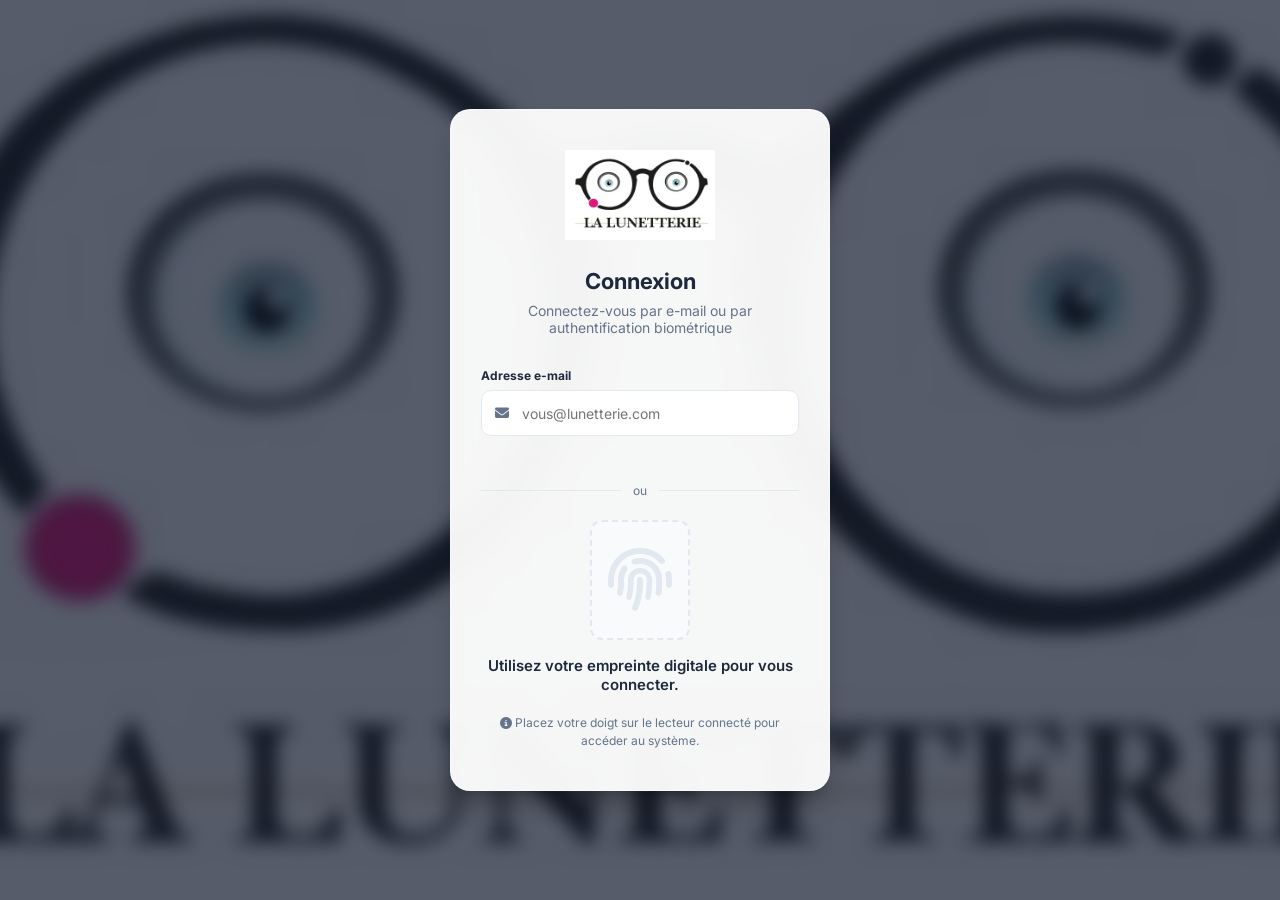
<file: index.html>
<!DOCTYPE html>
<html lang="fr">
<head>
    <meta charset="UTF-8" />
    <script src="auth-guard.js"></script>
    <script>redirectIfAuthenticated();</script>
    <meta name="viewport" content="width=device-width, initial-scale=1.0" />
    <title>Connexion - La Lunetterie</title>
    <!-- Font Awesome 6 Pro (simulé avec Free) -->
    <link rel="stylesheet" href="https://cdnjs.cloudflare.com/ajax/libs/font-awesome/6.5.1/css/all.min.css" />
    <!-- Google Fonts -->
    <link href="https://fonts.googleapis.com/css2?family=Inter:wght@300;400;500;600;700&display=swap" rel="stylesheet" />
    <!-- CSS de la page de connexion -->
    <link rel="stylesheet" href="login.css" />
</head>
<body>

    <!-- ARRIÈRE-PLAN AVEC FLOU (logo.jpeg) -->
    <div class="bg-wrapper">
        <div class="bg-image" id="bgImage"></div>
        <div class="bg-overlay"></div>
    </div>
    

    <!-- CONTENEUR PRINCIPAL -->
    <div class="login-container">
        <div class="login-card" id="loginCard">
            <!-- LOGO -->
            <img src="logo.jpeg" alt="La Lunetterie" class="login-logo" />
            
            <h2>Connexion</h2>
            <p class="subtitle">Connectez-vous par e-mail ou par authentification biométrique</p>

            <!-- CONNEXION PAR E-MAIL : le mot de passe apparaît dès que
                 l'adresse est reconnue, sans étape ou bouton intermédiaire. -->
            <form class="email-login-form" id="emailLoginForm" novalidate>
                <label class="field-label" for="loginEmail">Adresse e-mail</label>
                <div class="input-wrap">
                    <i class="fas fa-envelope" aria-hidden="true"></i>
                    <input id="loginEmail" name="email" type="email" inputmode="email" autocomplete="email" placeholder="vous@lunetterie.com" required />
                </div>
                <p class="email-feedback" id="emailFeedback" aria-live="polite"></p>

                <div class="password-step" id="passwordStep" hidden>
                    <label class="field-label" for="loginPassword" id="loginPasswordLabel">Mot de passe</label>
                    <div class="input-wrap has-toggle">
                        <i class="fas fa-lock" aria-hidden="true"></i>
                        <input id="loginPassword" name="password" type="password" autocomplete="current-password" placeholder="Saisissez votre mot de passe" required />
                        <button type="button" class="toggle-password" id="toggleLoginPassword" tabindex="-1" aria-label="Afficher le mot de passe">
                            <i class="fas fa-eye" aria-hidden="true"></i>
                        </button>
                    </div>

                    <div class="input-wrap has-toggle" id="confirmPasswordWrap" hidden>
                        <i class="fas fa-lock" aria-hidden="true"></i>
                        <input id="confirmPassword" name="confirmPassword" type="password" autocomplete="new-password" placeholder="Confirmez votre mot de passe" />
                        <button type="button" class="toggle-password" id="toggleConfirmPassword" tabindex="-1" aria-label="Afficher le mot de passe">
                            <i class="fas fa-eye" aria-hidden="true"></i>
                        </button>
                    </div>

                    <button class="email-login-btn" id="emailLoginBtn" type="submit">
                        <i class="fas fa-right-to-bracket" aria-hidden="true"></i>
                        <span id="emailLoginBtnText">Se connecter</span>
                    </button>
                </div>
            </form>

            <div class="login-separator" aria-hidden="true"><span>ou</span></div>

            <!-- ZONE DE SCAN -->
            <div class="scanner-wrapper">
                <div class="scanner-box" id="scannerBox">
                    <i class="fas fa-fingerprint scanner-icon" id="scannerIcon"></i>
                    <div class="scanner-line" id="scannerLine"></div>
                </div>
            </div>

            <!-- MESSAGES DE STATUT -->
            <div class="status-message" id="statusMessage">
                Utilisez votre empreinte digitale pour vous connecter.
            </div>
            
            <p class="help-text">
                <i class="fas fa-info-circle"></i> Placez votre doigt sur le lecteur connecté pour accéder au système.
            </p>
        </div>
    </div>

    
    <script src="ui-slider.js"></script>
    <script src="login.js"></script>
</body>
</html>
</file>
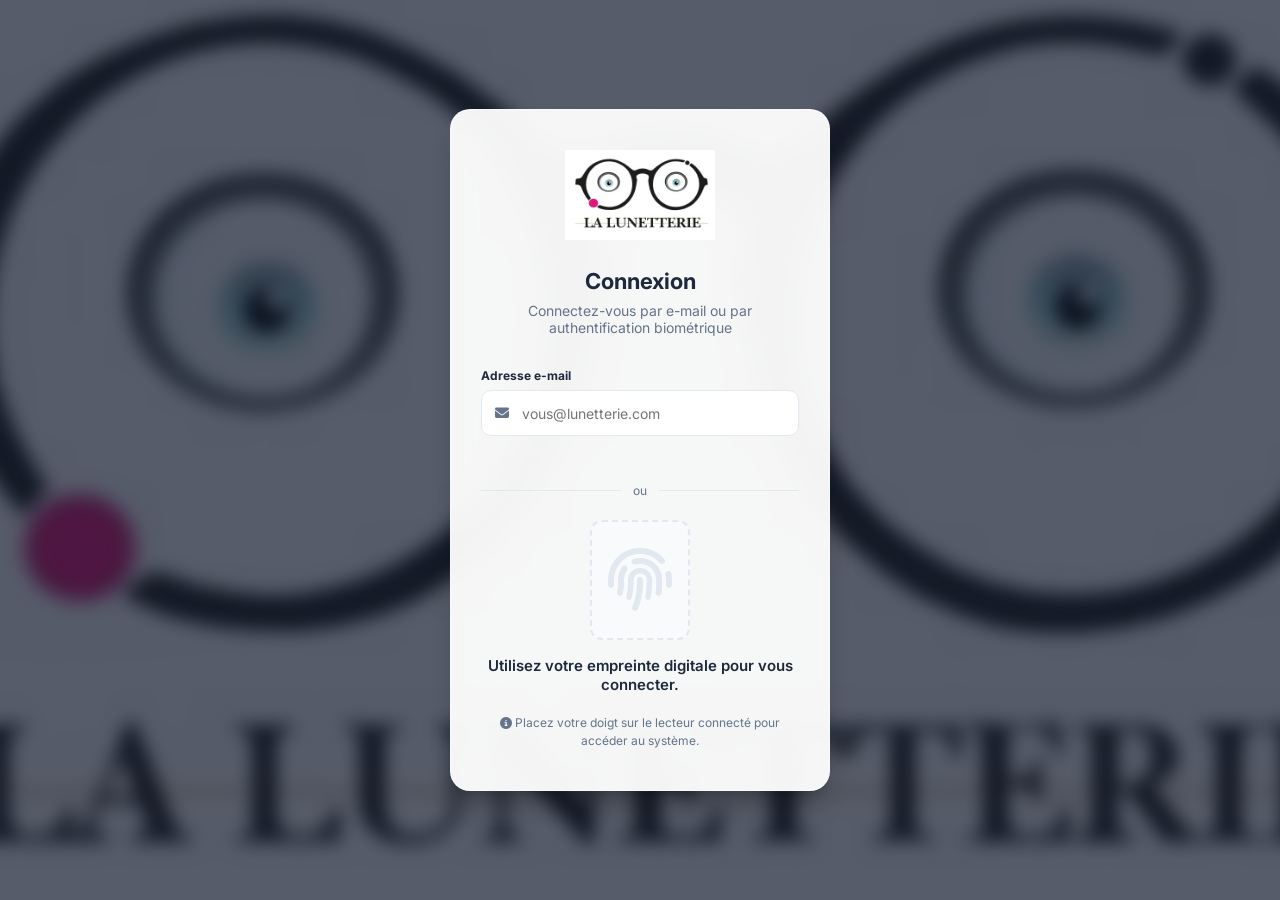
<file: historique.html>
<!DOCTYPE html>
<html lang="fr">
<head>
    <meta charset="UTF-8" />
    <script src="auth-guard.js"></script>
    <script>protectPage(['SUPER_ADMIN', 'ADMIN']);</script>
    <meta name="viewport" content="width=device-width, initial-scale=1.0" />
    <title>Historique des mouvements - La Lunetterie</title>
    <link href="https://fonts.googleapis.com/css2?family=Inter:wght@300;400;500;600;700;800;900&display=swap" rel="stylesheet" />
    <link rel="stylesheet" href="admin.css" />
    <link rel="stylesheet" href="mobile-shell.css" />
    <link rel="stylesheet" href="admin-mobile.css" />
    <link rel="stylesheet" href="historique.css" />
</head>
<body>
    <svg width="0" height="0" style="position:absolute" aria-hidden="true"><defs>
        <symbol id="ic-history" viewBox="0 0 24 24"><path d="M3 12a9 9 0 1 0 3-6.7"/><path d="M3 4v5h5"/><path d="M12 7v5l3.5 2"/></symbol>
        <symbol id="ic-refresh" viewBox="0 0 24 24"><path d="M21 12a9 9 0 1 1-3-6.7"/><path d="M21 4v5h-5"/></symbol>
        <symbol id="ic-arrow-left" viewBox="0 0 24 24"><path d="M19 12H5M11 6l-6 6 6 6"/></symbol>
        <symbol id="ic-arrow-right" viewBox="0 0 24 24"><path d="M5 12h14M13 6l6 6-6 6"/></symbol>
        <symbol id="ic-sun" viewBox="0 0 24 24"><circle cx="12" cy="12" r="4"/><path d="M12 2v2M12 20v2M4.2 4.2l1.4 1.4M18.4 18.4l1.4 1.4M2 12h2M20 12h2M4.2 19.8l1.4-1.4M18.4 5.6l1.4-1.4"/></symbol>
        <symbol id="ic-moon" viewBox="0 0 24 24"><path d="M20 14.5A8.5 8.5 0 1 1 9.5 4a7 7 0 0 0 10.5 10.5z"/></symbol>
        <symbol id="ic-chevron-left" viewBox="0 0 24 24"><path d="M15 6l-6 6 6 6"/></symbol>
        <symbol id="ic-chevron-right" viewBox="0 0 24 24"><path d="M9 6l6 6-6 6"/></symbol>
        <symbol id="ic-sliders" viewBox="0 0 24 24"><path d="M4 21v-7M4 10V3M12 21v-9M12 8V3M20 21v-5M20 12V3M1 14h6M9 8h6M17 16h6"/></symbol>
        <symbol id="ic-close" viewBox="0 0 24 24"><path d="m6 6 12 12M18 6 6 18"/></symbol>
        <symbol id="ic-radar" viewBox="0 0 24 24"><path d="M12 12 20 7"/><path d="M12 12a5 5 0 1 0 5 5"/><path d="M12 12a9 9 0 1 0 9 9"/><circle cx="12" cy="12" r="1"/></symbol>
        <symbol id="ic-inbox" viewBox="0 0 24 24"><path d="M22 12h-6l-2 3h-4l-2-3H2"/><path d="M5.5 5h13l3.5 7v7a1 1 0 0 1-1 1H3a1 1 0 0 1-1-1v-7z"/></symbol>
        <symbol id="ic-box" viewBox="0 0 24 24"><path d="m21 8-9-5-9 5 9 5 9-5Z"/><path d="M3 8v8l9 5 9-5V8"/><path d="M12 13v8"/></symbol>
        <symbol id="ic-send" viewBox="0 0 24 24"><path d="M22 2 11 13"/><path d="M22 2 15 22l-4-9-9-4 20-7Z"/></symbol>
        <symbol id="ic-store" viewBox="0 0 24 24"><path d="M3 9l1.5-5h15L21 9"/><path d="M4 9v10a1 1 0 0 0 1 1h14a1 1 0 0 0 1-1V9"/><path d="M9 20v-6h6v6"/></symbol>
        <symbol id="ic-bookmark" viewBox="0 0 24 24"><path d="M6 3h12a1 1 0 0 1 1 1v17l-7-4-7 4V4a1 1 0 0 1 1-1Z"/></symbol>
        <symbol id="ic-flask" viewBox="0 0 24 24"><path d="M9 2h6M10 2v6.4a2 2 0 0 1-.4 1.2L4.7 17a2 2 0 0 0 1.6 3.2h11.4a2 2 0 0 0 1.6-3.2l-4.9-7.4a2 2 0 0 1-.4-1.2V2"/></symbol>
        <symbol id="ic-check-circle" viewBox="0 0 24 24"><path d="M22 11.1V12a10 10 0 1 1-6-9.2"/><path d="m9 11 3 3L22 4"/></symbol>
        <symbol id="ic-corner-up-left" viewBox="0 0 24 24"><path d="M9 14 4 9l5-5"/><path d="M20 20v-7a4 4 0 0 0-4-4H4"/></symbol>
        <symbol id="ic-clipboard" viewBox="0 0 24 24"><rect x="8" y="2" width="8" height="4" rx="1"/><path d="M9 4H6a2 2 0 0 0-2 2v14a2 2 0 0 0 2 2h12a2 2 0 0 0 2-2V6a2 2 0 0 0-2-2h-3"/></symbol>
        <symbol id="ic-alert-triangle" viewBox="0 0 24 24"><path d="M10.3 3.9 1.8 18a2 2 0 0 0 1.7 3h17a2 2 0 0 0 1.7-3L13.7 3.9a2 2 0 0 0-3.4 0Z"/><path d="M12 9v4M12 17h.01"/></symbol>
        <symbol id="ic-glasses" viewBox="0 0 24 24"><circle cx="6.5" cy="12.5" r="4"/><circle cx="17.5" cy="12.5" r="4"/><path d="M10.5 12.5h3M2.4 10.8l2.1-1M21.6 10.8l-2.1-1"/></symbol>
        <symbol id="ic-warehouse" viewBox="0 0 24 24"><path d="M3 10.2L12 4l9 6.2V20a1 1 0 0 1-1 1h-4v-7H8v7H4a1 1 0 0 1-1-1v-9.8z"/></symbol>
        <symbol id="ic-calendar" viewBox="0 0 24 24"><rect x="3.5" y="5" width="17" height="15.5" rx="2"/><path d="M3.5 9.5h17M8 3v4M16 3v4"/></symbol>
        <symbol id="ic-search" viewBox="0 0 24 24"><circle cx="11" cy="11" r="7"/><path d="m21 21-4.3-4.3"/></symbol>
        <symbol id="ic-image" viewBox="0 0 24 24"><rect x="3" y="3" width="18" height="18" rx="2"/><circle cx="8.5" cy="8.5" r="1.5"/><path d="m21 15-5-5L5 21"/></symbol>
        <symbol id="ic-maximize" viewBox="0 0 24 24"><path d="M8 3H5a2 2 0 0 0-2 2v3M16 3h3a2 2 0 0 1 2 2v3M21 16v3a2 2 0 0 1-2 2h-3M3 16v3a2 2 0 0 0 2 2h3"/></symbol>
    </defs></svg>

    <div class="desktop-shell" id="desktopShell">
    <main class="main-content">
        <header class="topbar">
            <div class="page-title">
                <h2><svg class="i" style="vertical-align:-3px;margin-right:6px;"><use href="#ic-history"/></svg>Historique des mouvements</h2>
                <p>Traçabilité complète des montures : réceptions, transferts, présentoir, ventes, réserves...</p>
            </div>
            <div class="topbar-actions">
                <div class="search-box" id="quickTrackBox">
                    <svg class="i"><use href="#ic-search"/></svg>
                    <input type="text" id="quickTrackInput" placeholder="Suivre un code-barres..." />
                </div>
                <button class="action-btn" id="themeToggle" title="Changer de thème">
                    <svg class="i" id="themeIcon"><use href="#ic-sun"/></svg>
                </button>
                <button class="btn btn-ghost" type="button" id="backBtn">
                    <svg class="i"><use href="#ic-arrow-left"/></svg><span>Retour</span>
                </button>
                <button class="btn btn-primary" id="refreshBtn" type="button">
                    <svg class="i"><use href="#ic-refresh"/></svg><span>Actualiser</span>
                </button>
            </div>
        </header>

        <div class="page-content">
            <!-- ============================
            VUE 1 : ÉTAPES DU PARCOURS
            ============================ -->
            <div id="stageOverview">
                <div class="date-block-grid stage-grid" id="stageGrid">
                    <div class="track-loading"><span class="spinner"></span> Chargement du parcours…</div>
                </div>
            </div>

            <!-- ============================
            VUE 2 : DÉTAIL D'UNE ÉTAPE (blocs de période + activités)
            ============================ -->
            <div id="stageDetail" style="display:none;">
                <div class="table-toolbar" style="border:1px solid var(--line);border-radius:var(--radius-lg) var(--radius-lg) 0 0;background:var(--surface);">
                    <button class="btn btn-ghost" type="button" id="stageBackBtn">
                        <svg class="i"><use href="#ic-arrow-left"/></svg><span id="stageBackLabel">Toutes les étapes</span>
                    </button>
                    <span class="date-detail-label" id="stageDetailTitle"></span>
                </div>
                <div class="date-block-grid period-grid" id="periodGrid"></div>
                <div class="stage-activity">
                    <h3 class="activity-heading"><svg class="i"><use href="#ic-history"/></svg>Activités récentes</h3>
                    <div id="stageActivityList" class="activity-list"></div>
                </div>
            </div>
        </div>
    </main>
    </div>

    <!-- ============================================================
         VUE MOBILE — les 4 étapes du parcours en mini-tuiles, chaque tuile
         ouvre le détail (périodes + activités) dans une fenêtre dédiée.
         ============================================================ -->
    <div class="mobile-shell" id="mobileShell">
        <div class="app-shell">
            <header class="mobile-topbar">
                <button class="icon-btn" id="hBackBtn" aria-label="Retour"><svg class="i"><use href="#ic-arrow-left"/></svg></button>
                <div class="mobile-topbar-brand">
                    <img src="logo.jpeg" alt="La Lunetterie" class="mobile-topbar-logo" />
                    <h1>Historique</h1>
                </div>
                <button class="icon-btn" id="hThemeToggle" aria-label="Changer de thème">
                    <svg class="i" id="hThemeIcon"><use href="#ic-sun"/></svg>
                </button>
            </header>
            <main class="mobile-main">
                <section class="tab-panel active" data-panel="home">
                    <div class="mobile-search">
                        <svg class="i"><use href="#ic-search"/></svg>
                        <input type="text" id="hQuickTrackInput" placeholder="Suivre un code-barres..." />
                    </div>
                    <button class="mobile-action-btn" type="button" id="hRefreshBtn"><svg class="i"><use href="#ic-refresh"/></svg> Actualiser</button>
                    <div class="mini-grid" id="hStageGrid"></div>
                </section>
            </main>
        </div>
    </div>

    <!-- ============================
    FENÊTRE DE DÉTAIL D'UNE ÉTAPE (vue mobile)
    ============================ -->
    <div class="modal-overlay" id="hStageModal">
        <div class="modal modal-view">
            <div class="modal-header">
                <h3 id="hStageModalTitle"><svg class="i" style="color:var(--primary);"><use href="#ic-history"/></svg> Détail</h3>
                <button class="close-modal" id="hCloseStageModal"><svg class="i"><use href="#ic-close"/></svg></button>
            </div>
            <div class="modal-body" id="hStageModalBody"></div>
            <div class="modal-footer">
                <button class="btn btn-outline" id="hCloseStageModalFooter">Fermer</button>
            </div>
        </div>
    </div>

    <!-- ============================
    PANNEAU DE SUIVI D'UNE MONTURE (temps réel)
    ============================ -->
    <div class="track-backdrop" id="trackBackdrop">
        <aside class="track-panel" id="trackPanel" role="dialog" aria-modal="true" aria-labelledby="trackTitle">
            <header class="track-head">
                <div class="track-photo-group">
                    <button class="track-photo" id="trackPhotoBtn" type="button" title="Voir la photo de la monture en grand">
                        <img id="trackPhotoImg" alt="Photo de la monture" hidden />
                        <span class="track-photo-fallback" id="trackPhotoFallback"><svg class="i"><use href="#ic-glasses"/></svg></span>
                        <span class="track-photo-zoom"><svg class="i"><use href="#ic-maximize"/></svg></span>
                    </button>
                    <button class="track-photo" id="trackPhotoBrancheBtn" type="button" title="Voir la photo de la branche en grand">
                        <img id="trackPhotoBrancheImg" alt="Photo de la branche" hidden />
                        <span class="track-photo-fallback" id="trackPhotoBrancheFallback"><svg class="i"><use href="#ic-glasses"/></svg></span>
                        <span class="track-photo-zoom"><svg class="i"><use href="#ic-maximize"/></svg></span>
                    </button>
                </div>
                <div class="track-head-info">
                    <span class="track-eyebrow"><svg class="i"><use href="#ic-radar"/></svg> Suivi en direct</span>
                    <h2 id="trackTitle">—</h2>
                    <p id="trackSubtitle">—</p>
                </div>
                <button class="close-btn" id="closeTrackPanel" type="button" aria-label="Fermer le suivi"><svg class="i"><use href="#ic-close"/></svg></button>
            </header>
            <div class="track-status" id="trackStatus">
                <span class="live-dot" aria-hidden="true"></span>
                <span id="trackStatusText">Connexion au suivi…</span>
            </div>
            <div class="track-body" id="trackBody">
                <div class="track-loading"><span class="spinner"></span> Chargement de la trajectoire…</div>
            </div>
        </aside>
    </div>

    <!-- ============================
    VISIONNEUSE PHOTO (plein écran)
    ============================ -->
    <div class="lightbox-backdrop" id="lightboxBackdrop">
        <button class="close-btn lightbox-close" id="closeLightbox" type="button" aria-label="Fermer la photo"><svg class="i"><use href="#ic-close"/></svg></button>
        <img id="lightboxImg" alt="Photo de la monture en grand" />
        <p class="lightbox-caption" id="lightboxCaption"></p>
    </div>

    <script src="ui-slider.js"></script>
    <script src="historique.js"></script>
</body>
</html>
</file>
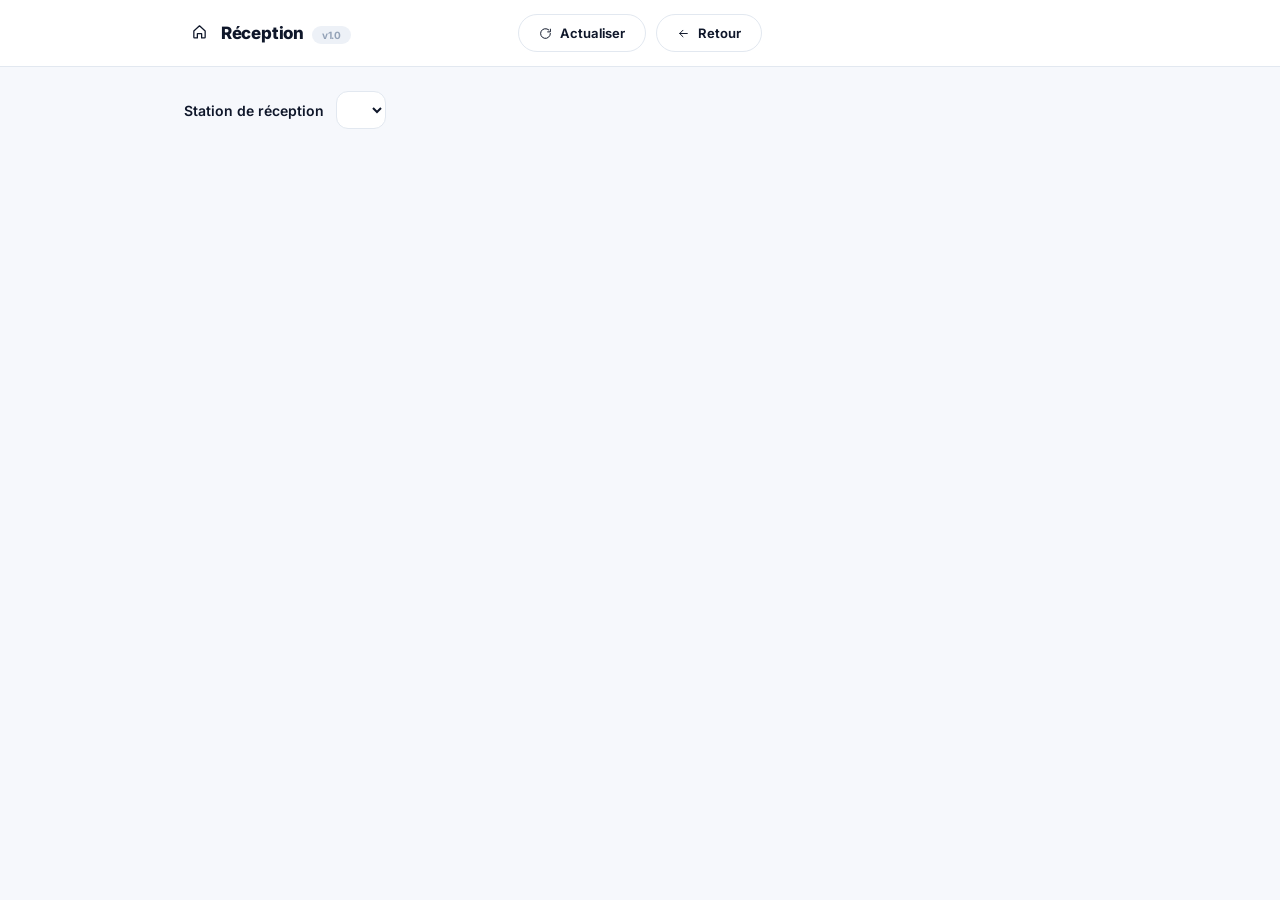
<file: reception.html>
<!DOCTYPE html>
<html lang="fr">
<head>
    <meta charset="UTF-8" />
    <meta name="viewport" content="width=device-width, initial-scale=1.0, viewport-fit=cover, maximum-scale=1.0" />
    <title>Réception - La Lunetterie</title>
    <meta name="theme-color" content="#2563eb" />
    <link href="https://fonts.googleapis.com/css2?family=Inter:wght@300;400;500;600;700;800;900&display=swap" rel="stylesheet" />
    <link rel="stylesheet" href="scan.css" />
    <style>
        .reception-main { max-width: 960px; margin: 0 auto; padding: 24px; display: flex; flex-direction: column; gap: 20px; }
        .station-picker { display: flex; align-items: center; gap: 12px; flex-wrap: wrap; }
        .station-picker label { font-weight: 600; font-size: 14px; }
        .station-picker select { padding: 9px 14px; border-radius: var(--radius); border: 1px solid var(--line); background: var(--surface); color: var(--ink); font-size: 14px; }
        .transfer-card { border: 1px solid var(--line); border-radius: var(--radius); background: var(--surface); overflow: hidden; }
        .transfer-card-head { display: flex; justify-content: space-between; align-items: center; padding: 14px 16px; border-bottom: 1px solid var(--line); background: var(--line-soft); flex-wrap: wrap; gap: 8px; }
        .transfer-card-head h3 { margin: 0; font-size: 15px; }
        .transfer-card-head .sub { font-size: 12px; color: var(--ink-soft); }
        .transfer-status { font-size: 11px; font-weight: 700; padding: 3px 10px; border-radius: var(--radius-full); background: var(--primary); color: #fff; }
        .reception-empty { text-align: center; padding: 48px 16px; color: var(--ink-soft); }
        .status-pill { display: inline-flex; align-items: center; gap: 5px; font-size: 12px; font-weight: 700; padding: 3px 10px; border-radius: var(--radius-full); }
        .status-pill .i { width: 12px; height: 12px; }
        .status-pill.success { background: var(--success-tint); color: var(--success); }
        .status-pill.transit { background: var(--warning-tint); color: var(--warning); }
    </style>
</head>
<body>
    <div class="desktop-shell" id="desktopShell">
        <header class="app-header">
            <div class="logo">
                <div class="logo-icon"><svg class="i" width="20" height="20" viewBox="0 0 24 24" fill="none" stroke="currentColor" stroke-width="2"><path d="M4 11.4L12 4l8 7.4V20a1 1 0 0 1-1 1h-4v-6H9v6H5a1 1 0 0 1-1-1v-8.6z"/></svg></div>
                <div>Réception <span class="version">v1.0</span></div>
            </div>
            <div class="header-actions">
                <button class="btn btn-outline" id="refreshBtn">
                    <svg class="i" width="18" height="18" viewBox="0 0 24 24" fill="none" stroke="currentColor" stroke-width="2"><path d="M21 12a9 9 0 1 1-3-6.7"/><path d="M21 4v5h-5"/></svg>
                    <span>Actualiser</span>
                </button>
                <button class="btn btn-outline" onclick="window.location.href='scan.html'">
                    <svg class="i" width="18" height="18" viewBox="0 0 24 24" fill="none" stroke="currentColor" stroke-width="2"><path d="M19 12H5M11 6l-6 6 6 6"/></svg>
                    <span>Retour</span>
                </button>
            </div>
        </header>

        <main class="reception-main">
            <div class="station-picker">
                <label for="stationSelect">Station de réception</label>
                <select id="stationSelect"></select>
            </div>

            <div id="transfersList"></div>
        </main>
    </div>

    <script src="ui-slider.js"></script>
    <script src="reception.js"></script>
</body>
</html>
</file>
<file: login.css>
:root {
    --primary: #2563eb;
    --success: #10b981;
    --danger: #ef4444;
    --gray-50: #f8fafc;
    --gray-200: #e2e8f0;
    --gray-500: #64748b;
    --gray-800: #1e293b;
    --shadow-lg: 0 20px 25px -5px rgba(0, 0, 0, 0.2), 0 10px 10px -5px rgba(0, 0, 0, 0.1);
}

* {
    margin: 0;
    padding: 0;
    box-sizing: border-box;
    font-family: 'Inter', sans-serif;
}

body {
    display: flex;
    align-items: center;
    justify-content: center;
    height: 100vh;
    overflow: hidden;
    background-color: #000;
}

/* --- ARRIÈRE-PLAN --- */
.bg-wrapper {
    position: fixed;
    top: 0;
    left: 0;
    width: 100vw;
    height: 100vh;
    z-index: -1;
    overflow: hidden;
}

.bg-image {
    position: absolute;
    top: -5%;
    left: -5%;
    width: 110%;
    height: 110%;
    /* Utilisation de logo.jpeg en fond */
    background-image: url('logo.jpeg');
    background-size: cover;
    background-position: center;
    filter: blur(8px);
    transform: scale(1.1);
}

.bg-overlay {
    position: absolute;
    top: 0;
    left: 0;
    width: 100%;
    height: 100%;
    background: rgba(15, 23, 42, 0.7); /* Voile sombre plus prononcé pour faire ressortir la carte */
}

/* --- CARTE DE CONNEXION --- */
.login-container {
    width: 100%;
    max-width: 420px;
    padding: 20px;
    z-index: 10;
}

.login-card {
    background: rgba(255, 255, 255, 0.95);
    backdrop-filter: blur(10px);
    padding: 40px 30px;
    border-radius: 20px;
    box-shadow: var(--shadow-lg);
    text-align: center;
    border: 1px solid rgba(255, 255, 255, 0.4);
    animation: apparitionCarte .6s cubic-bezier(.16,1,.3,1);
}

@keyframes apparitionCarte {
    from { opacity: 0; transform: translateY(14px); }
    to { opacity: 1; transform: translateY(0); }
}

.login-logo {
    width: 100%;
    max-width: 150px;
    height: auto;
    margin-bottom: 24px;
    object-fit: contain;
}

h2 {
    color: var(--gray-800);
    font-size: 22px;
    font-weight: 700;
    margin-bottom: 8px;
}

.subtitle {
    color: var(--gray-500);
    font-size: 14px;
    margin-bottom: 32px;
}

/* --- CONNEXION PAR E-MAIL --- */
.email-login-form {
    text-align: left;
}

.field-label {
    display: block;
    margin-bottom: 7px;
    color: var(--gray-800);
    font-size: 12px;
    font-weight: 700;
}

.input-wrap {
    position: relative;
}

.input-wrap i {
    position: absolute;
    top: 50%;
    left: 14px;
    color: var(--gray-500);
    font-size: 14px;
    pointer-events: none;
    transform: translateY(-50%);
}

.input-wrap input {
    width: 100%;
    min-height: 46px;
    padding: 12px 14px 12px 40px;
    color: var(--gray-800);
    background: #fff;
    border: 1px solid var(--gray-200);
    border-radius: 10px;
    outline: none;
    font-size: 14px;
    transition: border-color .2s ease, box-shadow .2s ease;
}

.input-wrap input:focus {
    border-color: var(--primary);
    box-shadow: 0 0 0 3px rgba(37, 99, 235, .12);
}

.input-wrap.has-toggle input {
    padding-right: 40px;
}

.toggle-password {
    position: absolute;
    top: 50%;
    right: 6px;
    transform: translateY(-50%);
    display: flex;
    align-items: center;
    justify-content: center;
    width: 30px;
    height: 30px;
    border: none;
    background: none;
    color: var(--gray-500);
    font-size: 14px;
    cursor: pointer;
    border-radius: 6px;
    transition: color .2s ease, background .2s ease;
}

.toggle-password:hover {
    color: var(--gray-800);
    background: var(--gray-200);
}

.email-feedback {
    min-height: 19px;
    margin: 6px 2px 0;
    color: var(--gray-500);
    font-size: 12px;
}

.email-feedback.success { color: var(--success); }
.email-feedback.error { color: var(--danger); }

.password-step {
    margin-top: 10px;
}

.email-login-btn {
    display: flex;
    width: 100%;
    min-height: 46px;
    align-items: center;
    justify-content: center;
    gap: 9px;
    margin-top: 14px;
    color: #fff;
    background: linear-gradient(135deg, var(--primary) 0%, #1d4ed8 100%);
    border: none;
    border-radius: 10px;
    cursor: pointer;
    font-size: 14px;
    font-weight: 700;
    box-shadow: 0 6px 18px -6px rgba(37, 99, 235, .55);
    transition: background .2s ease, transform .2s ease, box-shadow .2s ease, filter .2s ease;
    position: relative;
    overflow: hidden;
}

.email-login-btn::after {
    content: '';
    position: absolute;
    inset: 0;
    background: linear-gradient(115deg, transparent 30%, rgba(255, 255, 255, .35) 48%, transparent 66%);
    transform: translateX(-120%);
    transition: transform .5s ease;
}
.email-login-btn:hover::after { transform: translateX(120%); }

.email-login-btn:hover { transform: translateY(-2px); box-shadow: 0 12px 26px -6px rgba(37, 99, 235, .6); filter: brightness(1.04); }
.email-login-btn:active { transform: translateY(0) scale(.98); }
.email-login-btn:disabled { cursor: wait; opacity: .7; transform: none; box-shadow: none; }

.login-separator {
    display: flex;
    align-items: center;
    gap: 12px;
    margin: 22px 0;
    color: var(--gray-500);
    font-size: 12px;
}

.login-separator::before,
.login-separator::after {
    width: 100%;
    height: 1px;
    background: var(--gray-200);
    content: '';
}

/* --- ZONE DE SCANNER --- */
.scanner-wrapper {
    display: flex;
    justify-content: center;
    margin-bottom: 16px;
}

.scanner-box {
    position: relative;
    width: 100px;
    height: 120px;
    display: flex;
    align-items: center;
    justify-content: center;
    border-radius: 12px;
    background: var(--gray-50);
    border: 2px dashed var(--gray-200);
    cursor: pointer;
    overflow: hidden;
    transition: all 0.3s ease;
}

.scanner-box:hover {
    border-color: var(--primary);
    background: #eff6ff;
    box-shadow: 0 0 15px rgba(37, 99, 235, 0.2);
}

.scanner-icon {
    font-size: 64px;
    color: var(--gray-200);
    transition: color 0.3s ease;
}

.scanner-line {
    position: absolute;
    top: 0;
    left: 0;
    width: 100%;
    height: 4px;
    background: var(--primary);
    box-shadow: 0 0 10px var(--primary);
    opacity: 0;
    display: none;
}

.scanner-box.scanning {
    border-color: var(--primary);
    border-style: solid;
}
.scanner-box.scanning .scanner-icon { color: var(--primary); }
.scanner-box.scanning .scanner-line {
    display: block;
    opacity: 1;
    animation: scanAnimation 1.5s infinite linear;
}

.scanner-box.success {
    border-color: var(--success);
    border-style: solid;
    background: #ecfdf5;
}
.scanner-box.success .scanner-icon { color: var(--success); }

@keyframes scanAnimation {
    0% { top: 0; }
    50% { top: 100%; }
    100% { top: 0; }
}

/* --- STATUTS --- */
.status-message {
    font-size: 15px;
    font-weight: 600;
    color: var(--gray-800);
    margin-bottom: 20px;
    min-height: 24px;
}
.status-message.success { color: var(--success); }
.status-message.error { color: var(--danger); }

.help-text {
    font-size: 12px;
    color: var(--gray-500);
    line-height: 1.5;
}

@media (max-height: 760px) {
    body { height: auto; min-height: 100vh; overflow-y: auto; padding: 18px 0; }
    .login-card { padding: 26px 30px; }
    .login-logo { max-width: 115px; margin-bottom: 14px; }
    .subtitle { margin-bottom: 18px; }
    .login-separator { margin: 16px 0; }
    .scanner-wrapper { margin-bottom: 10px; }
    .scanner-box { width: 82px; height: 90px; }
    .scanner-icon { font-size: 50px; }
}
</file>
<file: admin.css>
/* ==========================================================================
   ADMIN.CSS — Administration
   Même langage de design que scan.css : palette bleu corporate, fond
   légèrement bleuté, thème clair/sombre. Sélecteurs inchangés pour ne
   toucher à aucun ID ni comportement JS.
   ========================================================================== */

:root {
    --ink: #0f172a;
    --ink-soft: #475569;
    --primary: #2563eb;
    --primary-deep: #1d4ed8;
    --primary-tint: #dbeafe;
    --paper: #f6f8fc;
    --surface: #ffffff;
    --line: #e2e8f0;
    --line-soft: #edf1f7;
    --muted: #94a3b8;

    --success: #0f9d70;
    --success-tint: #d6f3e8;
    --danger: #e0433f;
    --danger-tint: #fde3e2;
    --warning: #b8720a;
    --warning-tint: #fbecd0;
    --accent: #7c3aed;
    --accent-tint: #ede9fe;
    --info: #2563eb;
    --info-tint: #dbeafe;

    --lens: #0b1220;
    --surface-glass: rgba(255, 255, 255, 0.82);

    --shadow-sm: 0 1px 2px rgba(15, 23, 42, .06);
    --shadow-md: 0 8px 24px -8px rgba(15, 23, 42, .18);
    --shadow-lg: 0 24px 48px -16px rgba(15, 23, 42, .22);

    --radius-sm: 8px;
    --radius: 12px;
    --radius-lg: 20px;
    --radius-full: 999px;

    --ease: cubic-bezier(.4, 0, .2, 1);
    --transition: all .2s var(--ease);
    --font: 'Inter', ui-sans-serif, -apple-system, "Segoe UI", Roboto, sans-serif;
}

@media (prefers-color-scheme: dark) {
    :root {
        --ink: #eef2f9; --ink-soft: #a9b6c9; --primary: #5b8def; --primary-deep: #7ea3f2;
        --primary-tint: rgba(91, 141, 239, .16); --paper: #0b1220; --surface: #121a2b;
        --line: #223049; --line-soft: #1a2438; --muted: #64748b;
        --success: #35c793; --success-tint: rgba(53, 199, 147, .14);
        --danger: #ff6b66; --danger-tint: rgba(255, 107, 102, .14);
        --warning: #f0b247; --warning-tint: rgba(240, 178, 71, .14);
        --accent: #a78bfa; --accent-tint: rgba(167, 139, 250, .16);
        --info: #5b8def; --info-tint: rgba(91, 141, 239, .16); --lens: #05070c;
        --surface-glass: rgba(18, 26, 43, 0.82);
        --shadow-sm: 0 1px 2px rgba(0, 0, 0, .3); --shadow-md: 0 8px 24px -8px rgba(0, 0, 0, .5);
        --shadow-lg: 0 24px 48px -16px rgba(0, 0, 0, .6);
    }
}
:root[data-theme="dark"] {
    --ink: #eef2f9; --ink-soft: #a9b6c9; --primary: #5b8def; --primary-deep: #7ea3f2;
    --primary-tint: rgba(91, 141, 239, .16); --paper: #0b1220; --surface: #121a2b;
    --line: #223049; --line-soft: #1a2438; --muted: #64748b;
    --success: #35c793; --success-tint: rgba(53, 199, 147, .14);
    --danger: #ff6b66; --danger-tint: rgba(255, 107, 102, .14);
    --warning: #f0b247; --warning-tint: rgba(240, 178, 71, .14);
    --accent: #a78bfa; --accent-tint: rgba(167, 139, 250, .16);
    --info: #5b8def; --info-tint: rgba(91, 141, 239, .16); --lens: #05070c;
    --surface-glass: rgba(18, 26, 43, 0.82);
    --shadow-sm: 0 1px 2px rgba(0, 0, 0, .3); --shadow-md: 0 8px 24px -8px rgba(0, 0, 0, .5);
    --shadow-lg: 0 24px 48px -16px rgba(0, 0, 0, .6);
}
:root[data-theme="light"] {
    --ink: #0f172a; --ink-soft: #475569; --primary: #2563eb; --primary-deep: #1d4ed8;
    --primary-tint: #dbeafe; --paper: #f6f8fc; --surface: #ffffff; --line: #e2e8f0;
    --line-soft: #edf1f7; --muted: #94a3b8; --success: #0f9d70; --success-tint: #d6f3e8;
    --danger: #e0433f; --danger-tint: #fde3e2; --warning: #b8720a; --warning-tint: #fbecd0;
    --surface-glass: rgba(255, 255, 255, 0.82);
    --accent: #7c3aed; --accent-tint: #ede9fe; --info: #2563eb; --info-tint: #dbeafe; --lens: #0b1220;
}

/* ============================
   RESET & BASE
   ============================ */
* {
    margin: 0;
    padding: 0;
    box-sizing: border-box;
}

body {
    font-family: var(--font);
    background: var(--paper);
    color: var(--ink);
    line-height: 1.6;
    display: flex;
    min-height: 100vh;
    overflow-x: hidden;
    -webkit-font-smoothing: antialiased;
}

/* Icônes (sprite SVG inline, voir admin.html) */
.i {
    width: 1em;
    height: 1em;
    fill: none;
    stroke: currentColor;
    stroke-width: 1.8;
    stroke-linecap: round;
    stroke-linejoin: round;
    flex-shrink: 0;
    vertical-align: -0.125em;
}

::-webkit-scrollbar {
    width: 8px;
    height: 8px;
}
::-webkit-scrollbar-track {
    background: transparent;
}
::-webkit-scrollbar-thumb {
    background: var(--line);
    border-radius: var(--radius-full);
}
::-webkit-scrollbar-thumb:hover {
    background: var(--muted);
}

@media (prefers-reduced-motion: reduce) {
    *, *::before, *::after { animation-duration: .001ms !important; animation-iteration-count: 1 !important; transition-duration: .001ms !important; }
}

/* ============================
   SIDEBAR
   ============================ */
.sidebar {
    width: 270px;
    background: var(--surface);
    color: var(--ink);
    padding: 0;
    display: flex;
    flex-direction: column;
    position: fixed;
    top: 0;
    left: 0;
    height: 100vh;
    z-index: 1000;
    transition: var(--transition);
    /* Seul le menu défile : le pied de sidebar (dont la déconnexion)
       reste toujours visible et collé en bas. */
    overflow: hidden;
    border-right: 1px solid var(--line);
}

.sidebar-brand {
    padding: 24px 22px 18px;
    border-bottom: 1px solid var(--line);
    display: flex;
    align-items: center;
    gap: 14px;
    position: relative;
}

.sidebar-brand .logo-wrapper {
    width: 44px;
    height: 44px;
    background: var(--primary);
    border-radius: var(--radius-sm);
    display: flex;
    align-items: center;
    justify-content: center;
    font-size: 22px;
    color: #fff;
    box-shadow: var(--shadow-sm);
    flex-shrink: 0;
}

.sidebar-brand h1 {
    font-size: 19px;
    font-weight: 800;
    letter-spacing: -0.4px;
    color: var(--ink);
}

.sidebar-brand h1 span {
    color: var(--primary);
}

.sidebar-brand .brand-sub {
    font-size: 11px;
    font-weight: 600;
    color: var(--muted);
    letter-spacing: 1px;
    text-transform: uppercase;
}

.sidebar-menu {
    padding: 18px 12px;
    flex: 1;
    min-height: 0;
    overflow-y: auto;
}

.sidebar-menu .menu-label {
    font-size: 10px;
    text-transform: uppercase;
    letter-spacing: 1.5px;
    color: var(--muted);
    padding: 16px 14px 8px;
    font-weight: 700;
}

.sidebar-menu .menu-item {
    display: flex;
    align-items: center;
    gap: 14px;
    padding: 11px 14px;
    border-radius: var(--radius-sm);
    color: var(--ink-soft);
    text-decoration: none;
    font-weight: 500;
    font-size: 14px;
    transition: var(--transition);
    cursor: pointer;
    margin-bottom: 2px;
    position: relative;
}

.sidebar-menu .menu-item .menu-icon {
    width: 20px;
    font-size: 15px;
    text-align: center;
    flex-shrink: 0;
    color: var(--muted);
    transition: var(--transition);
}

.sidebar-menu .menu-item:hover {
    background: var(--line-soft);
    color: var(--ink);
}
.sidebar-menu .menu-item:hover .menu-icon {
    color: var(--primary);
}

.sidebar-menu .menu-item.active {
    background: var(--primary-tint);
    color: var(--primary-deep);
}
.sidebar-menu .menu-item.active .menu-icon {
    color: var(--primary-deep);
}
.sidebar-menu .menu-item.active::before {
    content: '';
    position: absolute;
    left: 0;
    top: 8px;
    bottom: 8px;
    width: 3px;
    background: var(--primary);
    border-radius: 0 4px 4px 0;
}

.sidebar-menu .menu-item .badge {
    margin-left: auto;
    background: var(--line-soft);
    color: var(--ink-soft);
    font-size: 10px;
    font-weight: 700;
    padding: 2px 10px;
    border-radius: var(--radius-full);
    letter-spacing: 0.3px;
}

.sidebar-menu .menu-item .badge.danger {
    background: var(--danger);
    color: #fff;
}

.sidebar-footer {
    padding: 16px 20px;
    border-top: 1px solid var(--line);
    display: flex;
    align-items: center;
    gap: 14px;
    background: var(--line-soft);
    flex: 0 0 auto;
}

.sidebar-footer .avatar {
    width: 40px;
    height: 40px;
    border-radius: 50%;
    background: var(--primary);
    display: flex;
    align-items: center;
    justify-content: center;
    font-weight: 700;
    font-size: 15px;
    color: #fff;
    flex-shrink: 0;
}

.sidebar-footer .user-info .name {
    font-size: 14px;
    font-weight: 600;
    color: var(--ink);
}
.sidebar-footer .user-info .role {
    font-size: 12px;
    color: var(--muted);
}

.sidebar-footer .logout-btn {
    color: var(--muted);
    background: none;
    border: none;
    font-size: 17px;
    cursor: pointer;
    padding: 8px;
    border-radius: 50%;
    transition: var(--transition);
    margin-left: auto;
}
.sidebar-footer .logout-btn:hover {
    color: var(--danger);
    background: var(--danger-tint);
}

/* Style du Logo image dans la Sidebar (variante avec image plutôt qu'icône) */
.brand-logo {
    width: 100%;
    max-width: 160px;
    height: auto;
    object-fit: contain;
}

/* ============================
   MAIN CONTENT
   ============================ */
.main-content {
    margin-left: 270px;
    flex: 1;
    padding: 0;
    min-height: 100vh;
    background: var(--paper);
}

/* ============================
   TOP BAR
   ============================ */
.topbar {
    background: var(--surface-glass);
    backdrop-filter: blur(20px);
    -webkit-backdrop-filter: blur(20px);
    padding: 16px 40px;
    display: flex;
    align-items: center;
    justify-content: space-between;
    border-bottom: 1px solid var(--line);
    position: sticky;
    top: 0;
    z-index: 100;
}

.topbar .page-title {
    min-width: 0;
}

.topbar .page-title h2 {
    font-size: 22px;
    font-weight: 800;
    letter-spacing: -0.4px;
    color: var(--ink);
    text-wrap: balance;
}

.topbar .page-title p {
    font-size: 13.5px;
    color: var(--ink-soft);
    margin-top: 2px;
    font-weight: 400;
}

.topbar .topbar-actions {
    display: flex;
    align-items: center;
    gap: 10px;
    flex-shrink: 0;
}

.topbar .topbar-actions .search-box {
    display: flex;
    align-items: center;
    background: var(--line-soft);
    border: 1px solid var(--line);
    border-radius: var(--radius-full);
    padding: 0 16px;
    transition: var(--transition);
    min-width: 240px;
}

.topbar .topbar-actions .search-box:focus-within {
    border-color: var(--primary);
    box-shadow: 0 0 0 3px var(--primary-tint);
    background: var(--surface);
}

.topbar .topbar-actions .search-box input {
    border: none;
    background: transparent;
    padding: 10px 12px 10px 0;
    font-size: 14px;
    font-family: inherit;
    outline: none;
    width: 100%;
    color: var(--ink);
}

.topbar .topbar-actions .search-box input::placeholder {
    color: var(--muted);
}
.topbar .topbar-actions .search-box i {
    color: var(--muted);
    font-size: 14px;
}

.topbar .topbar-actions .action-btn {
    width: 40px;
    height: 40px;
    border-radius: 50%;
    border: 1px solid var(--line);
    background: var(--surface);
    display: flex;
    align-items: center;
    justify-content: center;
    font-size: 16px;
    color: var(--ink-soft);
    cursor: pointer;
    transition: var(--transition);
    position: relative;
}

.topbar .topbar-actions .action-btn:hover {
    border-color: var(--primary);
    color: var(--primary);
    box-shadow: var(--shadow-sm);
}

.topbar .topbar-actions .action-btn .dot {
    position: absolute;
    top: 8px;
    right: 8px;
    width: 8px;
    height: 8px;
    border-radius: 50%;
    background: var(--danger);
    border: 2px solid var(--surface);
    animation: pulse-dot 2s infinite;
}

@keyframes pulse-dot {
    0%, 100% { transform: scale(1); opacity: 1; }
    50% { transform: scale(1.3); opacity: 0.7; }
}

/* ============================
   PAGE CONTENT
   ============================ */
.page-content {
    padding: 30px 40px 60px;
}

/* ============================
   STATS CARDS
   ============================ */
.stats-grid {
    display: grid;
    grid-template-columns: repeat(4, 1fr);
    gap: 20px;
    margin-bottom: 32px;
}
.stats-grid.stats-grid-2 {
    grid-template-columns: repeat(auto-fit, minmax(220px, 1fr));
    max-width: 620px;
}
.stat-card-link {
    font-family: inherit;
    text-align: left;
    cursor: pointer;
}
.stat-card-link:hover {
    border-color: var(--primary-tint);
}

.stat-card {
    background: var(--surface);
    padding: 22px 24px;
    border-radius: var(--radius-lg);
    box-shadow: var(--shadow-sm);
    transition: var(--transition);
    border: 1px solid var(--line);
    position: relative;
    overflow: hidden;
}

.stat-card::before {
    content: '';
    position: absolute;
    top: 0;
    left: 0;
    right: 0;
    height: 3px;
    background: var(--primary);
    opacity: 0;
    transition: var(--transition);
}

.stat-card:hover {
    transform: translateY(-3px);
    box-shadow: var(--shadow-md);
}
.stat-card:hover::before {
    opacity: 1;
}

.stat-card .stat-header {
    display: flex;
    align-items: center;
    justify-content: space-between;
    margin-bottom: 8px;
}

.stat-card .stat-header .stat-icon {
    width: 46px;
    height: 46px;
    border-radius: var(--radius-sm);
    display: flex;
    align-items: center;
    justify-content: center;
    font-size: 20px;
    flex-shrink: 0;
}

.stat-card .stat-header .stat-icon.blue {
    background: var(--info-tint);
    color: var(--info);
}
.stat-card .stat-header .stat-icon.green {
    background: var(--success-tint);
    color: var(--success);
}
.stat-card .stat-header .stat-icon.gold {
    background: var(--warning-tint);
    color: var(--warning);
}
.stat-card .stat-header .stat-icon.purple {
    background: var(--accent-tint);
    color: var(--accent);
}
.stat-card .stat-header .stat-icon.orange {
    background: #ffedd5;
    color: #ea580c;
}
.stat-card .stat-header .stat-icon.red {
    background: var(--danger-tint);
    color: var(--danger);
}

.stat-card .stat-value {
    font-size: 30px;
    font-weight: 800;
    letter-spacing: -0.5px;
    color: var(--ink);
    font-variant-numeric: tabular-nums;
}

.stat-card .stat-label {
    font-size: 13.5px;
    color: var(--ink-soft);
    font-weight: 500;
}

.stat-card .stat-change {
    font-size: 12.5px;
    font-weight: 600;
    margin-top: 6px;
    display: inline-flex;
    align-items: center;
    gap: 4px;
    padding: 2px 12px;
    border-radius: var(--radius-full);
}

.stat-card .stat-change.up {
    color: var(--success);
    background: var(--success-tint);
}
.stat-card .stat-change.down {
    color: var(--danger);
    background: var(--danger-tint);
}

/* ============================
   BLOCS DE DATE (ex: Catalogue des montures par date de réception)
   ============================ */
.date-block-grid {
    display: grid;
    grid-template-columns: repeat(auto-fill, minmax(180px, 1fr));
    gap: 16px;
}
.date-block {
    display: flex;
    flex-direction: column;
    align-items: flex-start;
    gap: 10px;
    aspect-ratio: 1 / 1;
    padding: 20px;
    background: var(--surface);
    border: 1px solid var(--line);
    border-radius: var(--radius-lg);
    box-shadow: var(--shadow-sm);
    cursor: pointer;
    font-family: inherit;
    text-align: left;
    transition: var(--transition);
}
.date-block:hover {
    transform: translateY(-3px);
    box-shadow: var(--shadow-md);
    border-color: var(--primary-tint);
}
.date-block .date-block-icon {
    width: 42px;
    height: 42px;
    border-radius: var(--radius-sm);
    display: flex;
    align-items: center;
    justify-content: center;
    background: var(--primary-tint);
    color: var(--primary);
    flex-shrink: 0;
}
.date-block .date-block-value {
    font-size: 28px;
    font-weight: 800;
    letter-spacing: -0.5px;
    color: var(--ink);
    margin-top: auto;
}
.date-block .date-block-label {
    font-size: 13px;
    font-weight: 600;
    color: var(--ink-soft);
}
.date-block .date-block-sub {
    font-size: 11.5px;
    color: var(--muted);
}
.date-detail-label {
    font-size: 14px;
    font-weight: 700;
    color: var(--ink);
}
.date-detail-sep {
    color: var(--muted);
    font-weight: 500;
    margin: 0 2px;
}

@media (max-width: 640px) {
    .date-block-grid {
        grid-template-columns: repeat(2, 1fr);
        gap: 12px;
    }
    .date-block {
        aspect-ratio: auto;
        padding: 16px;
    }
    .date-block .date-block-value {
        margin-top: 4px;
    }
}

/* ============================
   SECTION HEADER
   ============================ */
.section-header {
    display: flex;
    align-items: center;
    justify-content: space-between;
    margin-bottom: 18px;
    flex-wrap: wrap;
    gap: 12px;
}

.section-header h3 {
    font-size: 18px;
    font-weight: 700;
    color: var(--ink);
}

.section-header .section-actions {
    display: flex;
    align-items: center;
    gap: 10px;
}

/* ============================
   BOUTONS
   ============================ */
.btn {
    display: inline-flex;
    align-items: center;
    gap: 8px;
    padding: 10px 20px;
    border-radius: var(--radius-full);
    font-weight: 600;
    font-size: 13.5px;
    font-family: inherit;
    border: 1px solid transparent;
    cursor: pointer;
    transition: transform .15s var(--ease), box-shadow .15s var(--ease), background-color .15s var(--ease), border-color .15s var(--ease), filter .15s var(--ease);
    text-decoration: none;
    position: relative;
    overflow: hidden;
    isolation: isolate;
    flex-shrink: 0;
    white-space: nowrap;
}
.btn:focus-visible { outline: 2px solid var(--primary); outline-offset: 2px; }
.btn:active { transform: translateY(0) scale(.98); }

/* sweep de brillance au survol, réutilisé par primary/secondary/success */
.btn-primary::after,
.btn-secondary::after,
.btn-success::after {
    content: '';
    position: absolute;
    inset: 0;
    background: linear-gradient(115deg, transparent 30%, rgba(255, 255, 255, .32) 48%, transparent 66%);
    transform: translateX(-120%);
    transition: transform .5s var(--ease);
    z-index: 1;
    pointer-events: none;
}
.btn-primary:hover::after,
.btn-secondary:hover::after,
.btn-success:hover::after {
    transform: translateX(120%);
}

.btn-primary {
    background: linear-gradient(135deg, var(--primary) 0%, var(--primary-deep) 100%);
    color: #fff;
    box-shadow: 0 6px 16px -6px rgba(37, 99, 235, .55), var(--shadow-sm);
}
.btn-primary:hover {
    transform: translateY(-2px);
    box-shadow: 0 12px 26px -6px rgba(37, 99, 235, .6), var(--shadow-md);
    filter: brightness(1.04);
}

.btn-secondary {
    background: linear-gradient(135deg, var(--ink) 0%, var(--ink-soft) 100%);
    color: #fff;
    box-shadow: 0 6px 16px -6px rgba(15, 23, 42, .35);
}
.btn-secondary:hover {
    transform: translateY(-2px);
    box-shadow: 0 12px 26px -6px rgba(15, 23, 42, .4), var(--shadow-md);
}

.btn-success {
    background: linear-gradient(135deg, var(--success) 0%, #0c8a61 100%);
    color: #fff;
    box-shadow: 0 6px 16px -6px rgba(15, 157, 112, .5);
}
.btn-success:hover {
    transform: translateY(-2px);
    box-shadow: 0 12px 26px -6px rgba(15, 157, 112, .55), var(--shadow-md);
    filter: brightness(1.05);
}

.btn-danger {
    background: linear-gradient(135deg, var(--danger) 0%, #c62b27 100%);
    color: #fff;
    box-shadow: 0 6px 16px -6px rgba(224, 67, 63, .5);
}
.btn-danger:hover {
    transform: translateY(-2px);
    box-shadow: 0 12px 26px -6px rgba(224, 67, 63, .55), var(--shadow-md);
    filter: brightness(1.05);
}
.btn-outline {
    background: var(--surface);
    border: 1.5px solid var(--line);
    color: var(--ink);
    font-weight: 650;
}
.btn-outline:hover {
    border-color: var(--primary);
    color: #fff;
    background: linear-gradient(135deg, var(--primary) 0%, var(--primary-deep) 100%);
    transform: translateY(-2px);
    box-shadow: 0 10px 22px -6px rgba(37, 99, 235, .45);
}

.btn-ghost {
    background: transparent;
    border-color: transparent;
    color: var(--ink-soft);
    box-shadow: none;
    padding: 10px 14px;
}
.btn-ghost:hover {
    background: var(--line-soft);
    color: var(--ink);
}

.btn-sm {
    padding: 7px 16px;
    font-size: 12.5px;
}
.btn-xs {
    padding: 4px 12px;
    font-size: 11.5px;
}

/* ============================
   TABLEAUX & FILTRES
   ============================ */
.table-container {
    background: var(--surface);
    border-radius: var(--radius-lg);
    box-shadow: var(--shadow-sm);
    border: 1px solid var(--line);
    overflow: hidden;
}

.table-container .table-toolbar {
    padding: 16px 22px;
    display: flex;
    align-items: center;
    justify-content: space-between;
    border-bottom: 1px solid var(--line);
    flex-wrap: wrap;
    gap: 12px;
}

.table-container .table-toolbar .filter-group {
    display: flex;
    align-items: center;
    gap: 10px;
    flex-wrap: wrap;
}

.table-container .table-toolbar .filter-group select,
.table-container .table-toolbar .filter-group input {
    padding: 8px 15px;
    border: 1px solid var(--line);
    border-radius: var(--radius-full);
    font-size: 13px;
    font-family: inherit;
    background: var(--surface);
    color: var(--ink);
    transition: var(--transition);
}

.table-container .table-toolbar .filter-group select:focus,
.table-container .table-toolbar .filter-group input:focus {
    outline: none;
    border-color: var(--primary);
    box-shadow: 0 0 0 3px var(--primary-tint);
}

.table-wrapper {
    overflow-x: auto;
}

table {
    width: 100%;
    border-collapse: separate;
    border-spacing: 0;
    font-size: 13.5px;
}

table thead {
    background: var(--line-soft);
}

table thead th {
    padding: 13px 20px;
    text-align: left;
    font-weight: 700;
    font-size: 10.5px;
    text-transform: uppercase;
    letter-spacing: 0.7px;
    color: var(--ink-soft);
    border-bottom: 1px solid var(--line);
    white-space: nowrap;
}

table tbody td {
    padding: 13px 20px;
    border-bottom: 1px solid var(--line-soft);
    color: var(--ink);
    vertical-align: middle;
}

table tbody tr {
    transition: var(--transition);
}
table tbody tr:hover {
    background: var(--line-soft);
}
table tbody tr:last-child td {
    border-bottom: none;
}

/* Badges */
.status-badge {
    display: inline-flex;
    align-items: center;
    gap: 6px;
    padding: 4px 15px;
    border-radius: var(--radius-full);
    font-size: 11.5px;
    font-weight: 600;
}

.status-badge.active {
    background: var(--success-tint);
    color: var(--success);
}
.status-badge.inactive {
    background: var(--danger-tint);
    color: var(--danger);
}
.status-badge.pending {
    background: var(--warning-tint);
    color: var(--warning);
}

.status-badge .dot {
    width: 6px;
    height: 6px;
    border-radius: 50%;
    display: inline-block;
}
.status-badge.active .dot {
    background: var(--success);
}
.status-badge.inactive .dot {
    background: var(--danger);
}
.status-badge.pending .dot {
    background: var(--warning);
}

.fingerprint-badge {
    display: inline-flex;
    align-items: center;
    gap: 6px;
    padding: 4px 13px;
    border-radius: var(--radius-full);
    font-size: 11.5px;
    font-weight: 600;
}
.fingerprint-badge.enrolled {
    background: var(--success-tint);
    color: var(--success);
}
.fingerprint-badge.not-enrolled {
    background: var(--warning-tint);
    color: var(--warning);
}

.poste-badge {
    display: inline-flex;
    align-items: center;
    gap: 4px;
    padding: 3px 13px;
    border-radius: var(--radius-full);
    font-size: 11.5px;
    font-weight: 500;
    background: var(--line-soft);
    color: var(--ink-soft);
}
.poste-badge.general {
    background: var(--info-tint);
    color: var(--info);
}
.poste-badge.pointe-noire {
    background: var(--warning-tint);
    color: var(--warning);
}
.poste-badge.both {
    background: var(--accent-tint);
    color: var(--accent);
}
.poste-badge.presentoir {
    background: var(--success-tint);
    color: var(--success);
}

.avatar-sm {
    width: 36px;
    height: 36px;
    border-radius: 50%;
    display: flex;
    align-items: center;
    justify-content: center;
    font-weight: 700;
    font-size: 13px;
    color: #fff;
    flex-shrink: 0;
}

.user-cell {
    display: flex;
    align-items: center;
    gap: 13px;
}
.user-cell .info .name {
    font-weight: 600;
    color: var(--ink);
}
.user-cell .info .sub {
    font-size: 11.5px;
    color: var(--muted);
}

.action-btns {
    display: flex;
    align-items: center;
    gap: 2px;
}
.action-btns button {
    width: 32px;
    height: 32px;
    border: none;
    border-radius: var(--radius-sm);
    display: flex;
    align-items: center;
    justify-content: center;
    cursor: pointer;
    transition: var(--transition);
    font-size: 13px;
    background: transparent;
    color: var(--muted);
}
.action-btns button:hover {
    background: var(--line-soft);
    color: var(--ink);
}
.action-btns button.edit:hover {
    background: var(--info-tint);
    color: var(--info);
}
.action-btns button.delete:hover {
    background: var(--danger-tint);
    color: var(--danger);
}
.action-btns button.view:hover {
    background: var(--primary-tint);
    color: var(--primary);
}
.action-btns button.fingerprint-btn:hover {
    background: var(--accent-tint);
    color: var(--accent);
}

/* ============================
   MODALES
   ============================ */
/* Panneau glissant depuis la droite (desktop) / feuille du bas (mobile) —
   même structure que .track-backdrop/.track-panel dans historique.css. */
.modal-overlay {
    position: fixed;
    inset: 0;
    background: rgba(15, 23, 42, 0.45);
    backdrop-filter: blur(2px);
    -webkit-backdrop-filter: blur(2px);
    z-index: 2000;
    display: flex;
    justify-content: flex-end;
    padding: 0;
    opacity: 0;
    pointer-events: none;
    transition: opacity .25s var(--ease);
}
.modal-overlay.active {
    opacity: 1;
    pointer-events: auto;
}

.modal {
    background: var(--surface);
    border-radius: 0;
    width: min(560px, 100%);
    max-width: none;
    height: 100%;
    max-height: none;
    overflow: hidden;
    box-shadow: var(--shadow-lg);
    border: none;
    border-left: 1px solid var(--line);
    display: flex;
    flex-direction: column;
    transform: translateX(100%);
    transition: transform .3s var(--ease);
}
.modal-overlay.active .modal {
    transform: translateX(0);
}

@media (max-width: 640px) {
    .modal-overlay { align-items: flex-end; justify-content: center; }
    .modal {
        width: 100%;
        height: min(88vh, 760px);
        border-radius: 22px 22px 0 0;
        border-left: none;
        transform: translateY(100%);
    }
    .modal-overlay.active .modal { transform: translateY(0); }
}

.modal-header {
    padding: 22px 30px;
    border-bottom: 1px solid var(--line);
    display: flex;
    align-items: center;
    justify-content: space-between;
    background: var(--line-soft);
    flex-shrink: 0;
}

.modal-header h3 {
    font-size: 18px;
    font-weight: 700;
    color: var(--ink);
    display: flex;
    align-items: center;
    gap: 10px;
    text-wrap: balance;
}
.modal-header h3 .i {
    width: 18px;
    height: 18px;
    flex-shrink: 0;
}

.modal-header .close-modal {
    width: 36px;
    height: 36px;
    border: none;
    background: var(--surface);
    border: 1px solid var(--line);
    border-radius: 50%;
    font-size: 16px;
    cursor: pointer;
    transition: var(--transition);
    color: var(--ink-soft);
    display: flex;
    align-items: center;
    justify-content: center;
    flex-shrink: 0;
}
.modal-header .close-modal:hover {
    background: var(--danger);
    border-color: var(--danger);
    color: #fff;
}

.modal-body {
    padding: 26px 30px;
    overflow-y: auto;
    flex: 1;
    min-height: 0;
}

.modal-footer {
    padding: 16px 30px;
    border-top: 1px solid var(--line);
    display: flex;
    justify-content: flex-end;
    gap: 12px;
    background: var(--line-soft);
    flex-shrink: 0;
}

/* Filtres du catalogue : des choix directs, visibles et cliquables. */
.catalogue-filter-blocks { display: flex; flex: 1; flex-wrap: wrap; gap: 14px 20px; align-items: center; }
.catalogue-filter-group { display: flex; flex-wrap: wrap; gap: 5px; align-items: center; }
.catalogue-filter-label { color: var(--ink-soft); font-size: 10.5px; font-weight: 800; letter-spacing: .05em; text-transform: uppercase; margin-right: 3px; }
.catalogue-filter-block { min-width: 0; min-height: 0; padding: 5px 13px; border: 1px solid var(--line); border-radius: var(--radius-full); background: var(--surface); color: var(--ink-soft); cursor: pointer; font: inherit; font-size: 12px; font-weight: 600; line-height: 1.4; white-space: nowrap; transition: var(--transition); }
.catalogue-filter-block:hover { border-color: var(--primary-tint); color: var(--ink); }
.catalogue-filter-block.active { border-color: var(--primary); background: var(--primary); color: #fff; font-weight: 700; }
.employee-station-grid { margin-bottom: 24px; }
@media (max-width: 760px) { .catalogue-filter-blocks { width: 100%; flex: none; gap: 10px 16px; } .catalogue-filter-group { width: 100%; } }

/* Liste d'activité (mouvements de stock, historique embarqué) — une ligne par
   monture, même langage visuel que historique.html. */
.activity-list { display: flex; flex-direction: column; }
.activity-row { display: flex; align-items: center; gap: 14px; padding: 14px 20px; border-top: 1px solid var(--line-soft); }
.activity-row:first-child { border-top: none; }
.activity-main { flex: 1; min-width: 0; }
.activity-title { display: flex; align-items: baseline; gap: 8px; flex-wrap: wrap; }
.activity-sub { font-size: 12px; color: var(--ink-soft); }
.activity-meta { display: flex; align-items: center; gap: 10px; flex-wrap: wrap; margin-top: 6px; font-size: 12px; }
.activity-where { color: var(--ink-soft); }
.activity-date { color: var(--muted); }
.glass-photo {
    flex-shrink: 0; width: 44px; height: 44px; border-radius: var(--radius-sm);
    border: 1px solid var(--line); background: var(--line-soft); color: var(--muted);
    display: flex; align-items: center; justify-content: center; overflow: hidden; padding: 0;
}
.glass-photo img { width: 100%; height: 100%; object-fit: cover; display: block; }
.glass-photo .i { width: 18px; height: 18px; }
.track-empty { display: flex; flex-direction: column; align-items: center; justify-content: center; gap: 10px; padding: 50px 20px; color: var(--muted); font-size: 13.5px; text-align: center; }
.activity-meta .badge { display: inline-block; padding: 3px 10px; border-radius: var(--radius-full); font-size: 11px; font-weight: 700; background: var(--line-soft); color: var(--ink-soft); white-space: nowrap; }

/* Répartition circulaire (présentoir : par forme ou par gamme) */
.donut-wrap { display: flex; gap: 32px; align-items: center; flex-wrap: wrap; padding: 26px; }
.donut-chart { position: relative; width: 180px; height: 180px; border-radius: 50%; flex-shrink: 0; }
.donut-chart::after { content: ''; position: absolute; inset: 24px; border-radius: 50%; background: var(--surface); }
.donut-center { position: absolute; inset: 24px; z-index: 1; display: flex; flex-direction: column; align-items: center; justify-content: center; text-align: center; }
.donut-center strong { font-size: 22px; line-height: 1.1; }
.donut-center span { font-size: 11px; color: var(--ink-soft); margin-top: 2px; }
.donut-legend { display: flex; flex-direction: column; gap: 9px; flex: 1; min-width: 200px; }
.donut-legend-item { display: flex; align-items: center; gap: 8px; font-size: 13px; }
.donut-legend-item .dot { width: 10px; height: 10px; border-radius: 50%; flex-shrink: 0; }
.donut-legend-item strong { margin-left: auto; }
.donut-legend-item .muted { color: var(--ink-soft); font-size: 12px; }
@media (max-width: 640px) { .donut-wrap { justify-content: center; padding: 20px; } }

/* ============================
   FORMULAIRES
   ============================ */
.form-section {
    padding-top: 24px;
    margin-top: 24px;
    border-top: 1px solid var(--line-soft);
}
.form-section:first-child {
    padding-top: 0;
    margin-top: 0;
    border-top: none;
}
.form-section-title {
    display: flex;
    align-items: center;
    gap: 8px;
    font-size: 11.5px;
    font-weight: 700;
    letter-spacing: 0.6px;
    text-transform: uppercase;
    color: var(--muted);
    margin-bottom: 16px;
}
.form-section-title .i {
    width: 14px;
    height: 14px;
    color: var(--primary);
}

.form-group {
    margin-bottom: 18px;
}
.form-section .form-group:last-child {
    margin-bottom: 0;
}

.form-group label {
    display: block;
    font-weight: 600;
    font-size: 13.5px;
    margin-bottom: 6px;
    color: var(--ink-soft);
}
.form-group label .required {
    color: var(--danger);
    margin-left: 2px;
}

.form-group input,
.form-group select {
    width: 100%;
    padding: 11px 15px;
    border: 1px solid var(--line);
    border-radius: var(--radius-sm);
    font-size: 14px;
    font-family: inherit;
    transition: var(--transition);
    background: var(--surface);
    color: var(--ink);
}

.form-group input:focus,
.form-group select:focus {
    outline: none;
    border-color: var(--primary);
    box-shadow: 0 0 0 3px var(--primary-tint);
}

.form-group .form-hint {
    font-size: 12px;
    color: var(--muted);
    margin-top: 4px;
}

.session-code-card {
    display: flex;
    flex-direction: column;
    align-items: center;
    text-align: center;
    gap: 10px;
    padding: 28px 18px;
    border: 1px solid var(--primary-tint);
    border-radius: var(--radius-lg);
    background: var(--line-soft);
}
.session-code-card svg { max-width: 100%; height: auto; background: #fff; border-radius: 8px; }
.session-code-card strong { font-size: 15px; letter-spacing: .08em; color: var(--ink); }
.session-code-card p { color: var(--ink-soft); font-size: 13px; }
.session-code-label { color: var(--primary); font-size: 11px; font-weight: 800; letter-spacing: .08em; text-transform: uppercase; }

.form-row {
    display: grid;
    grid-template-columns: 1fr 1fr;
    gap: 18px;
}

.form-group .checkbox-group {
    display: grid;
    grid-template-columns: 1fr 1fr;
    gap: 6px;
    margin-top: 4px;
}
.form-group .checkbox-group label {
    display: flex;
    align-items: center;
    gap: 8px;
    font-weight: 400;
    font-size: 14px;
    cursor: pointer;
    color: var(--ink-soft);
    padding: 6px 12px;
    border-radius: var(--radius-sm);
    transition: var(--transition);
}
.form-group .checkbox-group label:hover {
    background: var(--line-soft);
}
.form-group .checkbox-group input[type="checkbox"] {
    width: 18px;
    height: 18px;
    accent-color: var(--primary);
    cursor: pointer;
}

.photo-upload {
    border: 2px dashed var(--line);
    border-radius: var(--radius-sm);
    padding: 22px;
    text-align: center;
    cursor: pointer;
    transition: var(--transition);
    color: var(--muted);
    position: relative;
}
.photo-upload:hover {
    border-color: var(--primary);
    background: var(--primary-tint);
}
.photo-upload i {
    font-size: 32px;
    color: var(--muted);
}
.photo-upload p {
    font-size: 13.5px;
    color: var(--ink-soft);
    margin-top: 4px;
}
.photo-upload input[type="file"] {
    display: none;
}

/* ============================
   BIOMÉTRIE (WebAuthn)
   ============================ */
.fingerprint-section {
    background: var(--line-soft);
    border-radius: var(--radius-sm);
    padding: 18px 22px;
    border: 1px solid var(--line);
    margin-top: 6px;
    transition: var(--transition);
}

.fingerprint-section .fp-header {
    display: flex;
    align-items: center;
    gap: 12px;
    margin-bottom: 12px;
}
.fingerprint-section .fp-header i {
    font-size: 26px;
    color: var(--accent);
}
.fingerprint-section .fp-header h4 {
    font-size: 15px;
    font-weight: 600;
    color: var(--ink);
}

.fingerprint-section .fp-status {
    display: flex;
    align-items: center;
    gap: 14px;
    padding: 13px 18px;
    background: var(--surface);
    border-radius: var(--radius-sm);
    border: 1px solid var(--line);
    margin-bottom: 14px;
}
.fingerprint-section .fp-status .status-icon {
    font-size: 24px;
}
.fingerprint-section .fp-status .status-icon.enrolled {
    color: var(--success);
}
.fingerprint-section .fp-status .status-icon.not-enrolled {
    color: var(--warning);
}
.fingerprint-section .fp-status .status-text {
    font-weight: 600;
    color: var(--ink);
}
.fingerprint-section .fp-status .status-sub {
    font-size: 12.5px;
    color: var(--muted);
}

.fingerprint-section .fp-actions {
    display: flex;
    gap: 10px;
    flex-wrap: wrap;
}
.fingerprint-section .fp-actions .btn {
    flex: 1;
    justify-content: center;
    min-width: 120px;
}

.fingerprint-section .fp-preview {
    display: flex;
    justify-content: center;
    margin: 12px 0;
}
.fingerprint-section .fp-preview .fp-icon-big {
    font-size: 68px;
    color: var(--muted);
    transition: var(--transition);
}
.fingerprint-section .fp-preview .fp-icon-big.active {
    color: var(--primary);
    animation: pulse 1.2s ease-in-out infinite;
}
.fingerprint-section .fp-preview .fp-icon-big.enrolled {
    color: var(--success);
}

@keyframes pulse {
    0%, 100% { transform: scale(1); }
    50% { transform: scale(1.12); }
}

.fingerprint-section .fp-progress {
    margin-top: 14px;
}
.fingerprint-section .fp-progress .progress-bar {
    width: 100%;
    height: 6px;
    background: var(--line);
    border-radius: var(--radius-full);
    overflow: hidden;
}
.fingerprint-section .fp-progress .progress-bar .progress-fill {
    height: 100%;
    background: var(--primary);
    border-radius: var(--radius-full);
    transition: width 0.3s ease;
    width: 0%;
}
.fingerprint-section .fp-progress .progress-text {
    font-size: 12.5px;
    color: var(--ink-soft);
    margin-top: 6px;
    text-align: center;
    font-weight: 500;
}

/* ============================
   FICHE DÉTAIL (lecture seule)
   ============================ */
.modal-view .modal-body {
    padding: 0;
}

.detail-header {
    display: flex;
    align-items: center;
    gap: 16px;
    padding: 24px 30px;
    border-bottom: 1px solid var(--line-soft);
}

.detail-avatar {
    width: 56px;
    height: 56px;
    border-radius: 50%;
    display: flex;
    align-items: center;
    justify-content: center;
    font-weight: 700;
    font-size: 18px;
    color: #fff;
    flex-shrink: 0;
    box-shadow: var(--shadow-sm);
}
.detail-avatar .i {
    width: 24px;
    height: 24px;
}

.detail-heading {
    min-width: 0;
}
.detail-heading h4 {
    font-size: 17px;
    font-weight: 700;
    color: var(--ink);
    text-wrap: balance;
}
.detail-heading .detail-id {
    font-size: 12.5px;
    color: var(--muted);
    margin-top: 2px;
    font-variant-numeric: tabular-nums;
}
.detail-heading .detail-badges {
    display: flex;
    gap: 8px;
    margin-top: 10px;
    flex-wrap: wrap;
}

.detail-section {
    padding: 20px 30px;
    border-bottom: 1px solid var(--line-soft);
}
.detail-section:last-child {
    border-bottom: none;
}
.detail-section-title {
    font-size: 11.5px;
    font-weight: 700;
    letter-spacing: 0.6px;
    text-transform: uppercase;
    color: var(--muted);
    margin-bottom: 14px;
}

.detail-grid {
    display: grid;
    grid-template-columns: 1fr 1fr;
    gap: 16px 24px;
}
.detail-item.full {
    grid-column: 1 / -1;
}
.detail-item .detail-label {
    font-size: 12px;
    color: var(--muted);
    margin-bottom: 3px;
}
.detail-item .detail-value {
    font-size: 14px;
    font-weight: 600;
    color: var(--ink);
}

/* ============================
   RESPONSIVE
   ============================ */
@media (max-width: 1200px) {
    .stats-grid {
        grid-template-columns: repeat(2, 1fr);
    }
}

@media (max-width: 992px) {
    .sidebar {
        width: 76px;
        overflow: hidden;
    }
    .sidebar-brand h1,
    .sidebar-brand .brand-sub,
    .sidebar-menu .menu-label,
    .sidebar-menu .menu-item span:not(.badge),
    .sidebar-footer .user-info {
        display: none;
    }
    .sidebar-brand {
        justify-content: center;
        padding: 20px 12px;
    }
    .sidebar-menu .menu-item {
        justify-content: center;
        padding: 14px;
    }
    .sidebar-menu .menu-item .badge {
        display: none;
    }
    .sidebar-footer {
        justify-content: center;
        padding: 12px;
    }
    .sidebar-footer .logout-btn {
        margin-left: 0;
    }
    .main-content {
        margin-left: 76px;
    }
    .topbar .topbar-actions .search-box {
        min-width: 160px;
    }
    .page-content {
        padding: 22px;
    }
    .topbar {
        padding: 12px 24px;
    }
}

@media (max-width: 768px) {
    .sidebar {
        width: 0;
        overflow: hidden;
        border-right: none;
    }
    .main-content {
        margin-left: 0;
    }
    .stats-grid {
        grid-template-columns: 1fr 1fr;
    }
    .form-row {
        grid-template-columns: 1fr;
    }
    .form-group .checkbox-group {
        grid-template-columns: 1fr;
    }
    .detail-grid {
        grid-template-columns: 1fr;
    }
    .topbar {
        padding: 12px 16px;
        flex-wrap: wrap;
        gap: 10px;
    }
    .topbar .topbar-actions {
        width: 100%;
        justify-content: space-between;
    }
    .topbar .topbar-actions .search-box {
        min-width: 100px;
        flex: 1;
    }
    .page-content {
        padding: 16px;
    }
    .modal {
        max-width: 100%;
        margin: 10px;
        max-height: 95vh;
    }
    .modal-body {
        padding: 20px;
    }
    .modal-header {
        padding: 20px;
    }
    .modal-footer {
        padding: 16px 20px 20px;
    }
    .table-container .table-toolbar {
        flex-direction: column;
        align-items: stretch;
    }
    .table-container .table-toolbar .filter-group {
        flex-wrap: wrap;
    }
    .table-container .table-toolbar .filter-group select,
    .table-container .table-toolbar .filter-group input {
        flex: 1;
        min-width: 100px;
    }
    .fingerprint-section .fp-actions .btn {
        flex: 1 1 100%;
    }
    .topbar .topbar-actions #addEmployeeBtn span {
        display: none;
    }
}

@media (max-width: 480px) {
    .stats-grid {
        grid-template-columns: 1fr;
    }
    .section-header {
        flex-direction: column;
        align-items: stretch;
    }
    .section-header .section-actions {
        flex-wrap: wrap;
    }
    .section-header .section-actions .btn {
        flex: 1;
        justify-content: center;
    }
    .topbar .page-title h2 {
        font-size: 17px;
    }
    .topbar .page-title p {
        font-size: 12px;
    }
}

/* ============================
   ÉTAT VIDE
   ============================ */
.empty-state {
    padding: 56px;
    text-align: center;
    color: var(--ink-soft);
}
.empty-state i {
    font-size: 52px;
    color: var(--line);
    display: block;
    margin-bottom: 16px;
}
.empty-state h4 {
    color: var(--ink);
    font-size: 17px;
    margin-bottom: 4px;
}

/* Style du Logo dans la Sidebar */
.sidebar-brand {
    padding: 20px;
    display: flex;
    flex-direction: column;
    align-items: center;
    gap: 8px;
    border-bottom: 1px solid var(--line);
    text-align: center;
}

.brand-logo {
    width: 100%;
    max-width: 180px; /* Ajuste cette valeur si tu veux le logo plus grand ou plus petit */
    height: auto;
    object-fit: contain;
}

.brand-sub {
    font-size: 11px;
    color: var(--ink-soft);
    text-transform: uppercase;
    letter-spacing: 1px;
    font-weight: 600;
}
</file>
<file: mobile-shell.css>
/* ==========================================================================
   MOBILE-SHELL — app mobile générique (iOS / Android), partagée entre
   direction.html et admin.html : bascule desktop/mobile automatique selon
   la largeur d'écran, tab bar en bas, cartes tactiles, drill-down,
   bottom sheet. Chaque page ajoute ensuite ses propres écrans par-dessus.

   Attendu dans le HTML de la page hôte :
   - un conteneur ".desktop-shell" avec le tableau de bord existant (admin.css)
   - un conteneur ".mobile-shell" > ".app-shell" avec .mobile-topbar / .mobile-main / .tab-bar
   ========================================================================== */

:root {
    --orange: #ea580c;
    --orange-tint: #ffedd5;
}
@media (prefers-color-scheme: dark) { :root { --orange: #fb923c; --orange-tint: rgba(251, 146, 60, .16); } }
:root[data-theme="dark"] { --orange: #fb923c; --orange-tint: rgba(251, 146, 60, .16); }
:root[data-theme="light"] { --orange: #ea580c; --orange-tint: #ffedd5; }

/* ==========================================================================
   BASCULE DESKTOP / MOBILE — automatique selon la largeur d'écran uniquement.
   ========================================================================== */
/* admin.css met "body { display:flex }" pour que la sidebar + le contenu
   principal soient ses seuls enfants directs. Avec un wrapper .desktop-shell
   en plus, body a besoin de repasser en display:block pour que ce wrapper
   remplisse toute la largeur au lieu d'être traité comme un élément flex. */
body { display: block; }

.desktop-shell { display: block; width: 100%; min-height: 100vh; }
.mobile-shell { display: none; position: fixed; inset: 0; z-index: 2000; background: #0b1220; align-items: center; justify-content: center; }

@media (max-width: 860px) {
    .desktop-shell { display: none; }
    .mobile-shell { display: flex; }
}

/* ==========================================================================
   SHELL — cadre "téléphone", topbar, tab bar, cartes, drill-down, sheet
   ========================================================================== */
.mobile-shell, .mobile-shell * { box-sizing: border-box; -webkit-tap-highlight-color: transparent; }
.mobile-shell { width: 100%; height: 100%; color: var(--ink); -webkit-font-smoothing: antialiased; }
.mobile-shell .i { width: 1em; height: 1em; fill: none; stroke: currentColor; stroke-width: 1.9; stroke-linecap: round; stroke-linejoin: round; flex-shrink: 0; }

.app-shell {
    position: relative; max-width: 430px; width: 100%; height: 100dvh; margin: 0 auto;
    background: var(--paper); display: flex; flex-direction: column; overflow: hidden; box-shadow: var(--shadow-lg);
}
@media (min-width: 431px) { .app-shell { height: min(100dvh, 900px); border-radius: 40px; border: 10px solid #05070c; } }

.mobile-topbar {
    flex-shrink: 0; display: flex; align-items: center; justify-content: space-between; gap: 10px;
    padding: calc(env(safe-area-inset-top, 0px) + 10px) 14px 12px;
    background: rgb(255 255 255 / .82); backdrop-filter: blur(14px); -webkit-backdrop-filter: blur(14px);
    border-bottom: 1px solid var(--line); position: relative; z-index: 5;
}
:root[data-theme="dark"] .mobile-topbar { background: rgb(18 26 43 / .82); }
@media (prefers-color-scheme: dark) { :root:not([data-theme="light"]) .mobile-topbar { background: rgb(18 26 43 / .82); } }
.mobile-topbar-brand { flex: 1; display: flex; align-items: center; justify-content: center; gap: 8px; min-width: 0; }
.mobile-topbar-logo { height: 26px; width: auto; flex-shrink: 0; object-fit: contain; }
.mobile-topbar h1 { text-align: center; font-size: 16.5px; font-weight: 700; overflow: hidden; text-overflow: ellipsis; white-space: nowrap; }

.mobile-shell .icon-btn {
    width: 34px; height: 34px; border-radius: 50%; border: none; background: var(--line-soft);
    color: var(--ink-soft); display: flex; align-items: center; justify-content: center; flex-shrink: 0;
    cursor: pointer; transition: background .15s, transform .1s;
}
.mobile-shell .icon-btn:active { transform: scale(.92); background: var(--line); }
.mobile-shell .icon-btn .i { width: 17px; height: 17px; }

.mobile-main { flex: 1; overflow: hidden; position: relative; background: var(--paper); }
.mobile-shell .tab-panel { display: none; height: 100%; overflow-y: auto; -webkit-overflow-scrolling: touch; padding: 16px 16px calc(96px + env(safe-area-inset-bottom, 0px)); }
.mobile-shell .tab-panel.active { display: block; }

.greeting { font-size: 21px; font-weight: 800; margin-bottom: 3px; }
.greeting-sub { font-size: 13px; color: var(--ink-soft); margin-bottom: 18px; }

.mobile-search {
    display: flex; align-items: center; gap: 8px; background: var(--surface); border: 1px solid var(--line);
    border-radius: var(--radius); padding: 10px 14px; margin-bottom: 14px;
}
.mobile-search .i { width: 16px; height: 16px; color: var(--muted); flex-shrink: 0; }
.mobile-search input { flex: 1; border: none; outline: none; background: none; font: inherit; font-size: 14px; color: var(--ink); min-width: 0; }
.mobile-search input::placeholder { color: var(--muted); }

.mobile-card-list { display: flex; flex-direction: column; gap: 10px; }
.mobile-card {
    display: flex; align-items: center; gap: 13px; width: 100%; text-align: left;
    background: var(--surface); border: 1px solid var(--line); border-radius: var(--radius);
    padding: 14px 15px; font-family: inherit; cursor: pointer; box-shadow: var(--shadow-sm);
    transition: transform .1s, box-shadow .15s;
}
.mobile-card:active { transform: scale(.98); box-shadow: none; }
.mobile-card .card-icon {
    width: 42px; height: 42px; border-radius: 12px; flex-shrink: 0; display: flex; align-items: center; justify-content: center;
    background: var(--primary-tint); color: var(--primary);
}
.mobile-card .card-icon .i { width: 19px; height: 19px; }
.mobile-card .card-text { flex: 1; min-width: 0; }
.mobile-card .card-text h4 { font-size: 14px; font-weight: 700; margin-bottom: 2px; }
.mobile-card .card-text p { font-size: 12px; color: var(--ink-soft); line-height: 1.4; overflow: hidden; text-overflow: ellipsis; display: -webkit-box; -webkit-line-clamp: 2; -webkit-box-orient: vertical; }
.mobile-card .card-badges { display: flex; flex-wrap: wrap; gap: 6px; margin-top: 6px; }
.mobile-card .card-chevron { color: var(--muted); flex-shrink: 0; }
.mobile-card .card-chevron .i { width: 16px; height: 16px; }

.mobile-empty { padding: 40px 10px; text-align: center; color: var(--muted); font-size: 13px; }

.screen-detail {
    position: absolute; inset: 0; background: var(--paper); z-index: 3;
    overflow-y: auto; -webkit-overflow-scrolling: touch;
    padding: 16px 16px calc(96px + env(safe-area-inset-bottom, 0px));
    transform: translateX(100%); transition: transform .28s var(--ease);
    pointer-events: none;
}
.screen-detail.show { transform: translateX(0); pointer-events: auto; }

.detail-empty {
    margin-top: 8px; background: var(--surface); border: 1px solid var(--line); border-radius: var(--radius-lg);
    padding: 40px 22px; text-align: center; box-shadow: var(--shadow-sm);
}
.detail-empty .empty-icon {
    width: 56px; height: 56px; border-radius: 50%; margin: 0 auto 16px; display: flex; align-items: center; justify-content: center;
    background: var(--primary-tint); color: var(--primary);
}
.detail-empty .empty-icon .i { width: 24px; height: 24px; }
.detail-empty h4 { font-size: 15.5px; font-weight: 700; margin-bottom: 8px; }
.detail-empty p { font-size: 13px; color: var(--ink-soft); line-height: 1.6; }
.detail-empty .tag { display: inline-block; margin-top: 16px; font-size: 10.5px; font-weight: 700; text-transform: uppercase; letter-spacing: .4px; padding: 5px 13px; border-radius: 999px; background: var(--line-soft); color: var(--muted); }

.stat-carousel { display: flex; gap: 12px; overflow-x: auto; scroll-snap-type: x mandatory; -webkit-overflow-scrolling: touch; margin: 0 -16px 20px; padding: 0 16px 4px; }
.stat-tile-m { scroll-snap-align: start; flex: 0 0 76%; background: var(--surface); border: 1px solid var(--line); border-radius: var(--radius-lg); padding: 20px; box-shadow: var(--shadow-sm); }
.stat-tile-m .stat-icon-m { width: 42px; height: 42px; border-radius: 12px; display: flex; align-items: center; justify-content: center; margin-bottom: 14px; }
.stat-tile-m .stat-icon-m .i { width: 19px; height: 19px; }
.stat-tile-m .stat-icon-m.blue { background: var(--info-tint); color: var(--info); }
.stat-tile-m .stat-icon-m.gold { background: var(--warning-tint); color: var(--warning); }
.stat-tile-m .stat-icon-m.green { background: var(--success-tint); color: var(--success); }
.stat-tile-m .stat-icon-m.purple { background: var(--accent-tint); color: var(--accent); }
.stat-tile-m .stat-value-m { font-size: 27px; font-weight: 800; font-variant-numeric: tabular-nums; }
.stat-tile-m .stat-label-m { font-size: 12.5px; color: var(--ink-soft); margin: 3px 0 14px; }
.stat-tile-m .stat-detail-m { border: none; background: var(--line-soft); color: var(--ink); font-weight: 600; font-size: 12.5px; padding: 8px 14px; border-radius: 999px; cursor: pointer; }
.stat-tile-m .stat-detail-m:active { background: var(--line); }

.segmented { display: flex; gap: 8px; overflow-x: auto; margin-bottom: 16px; padding-bottom: 2px; }
.segmented .seg-btn { flex-shrink: 0; border: 1px solid var(--line); background: var(--surface); color: var(--ink-soft); font-weight: 600; font-size: 13px; padding: 9px 16px; border-radius: 999px; cursor: pointer; font-family: inherit; }
.segmented .seg-btn.active { background: var(--primary); border-color: var(--primary); color: #fff; }

.mini-grid { display: grid; grid-template-columns: repeat(2, 1fr); gap: 10px; margin-bottom: 20px; }
.mini-tile { background: var(--surface); border: 1px solid var(--line); border-radius: var(--radius); padding: 14px; box-shadow: var(--shadow-sm); }
.mini-tile .mini-icon { width: 34px; height: 34px; border-radius: 10px; display: flex; align-items: center; justify-content: center; margin-bottom: 10px; }
.mini-tile .mini-icon .i { width: 16px; height: 16px; }
.mini-tile .mini-icon.blue { background: var(--info-tint); color: var(--info); }
.mini-tile .mini-icon.green { background: var(--success-tint); color: var(--success); }
.mini-tile .mini-icon.orange { background: var(--orange-tint); color: var(--orange); }
.mini-tile .mini-icon.purple { background: var(--accent-tint); color: var(--accent); }
.mini-tile .mini-icon.red { background: var(--danger-tint); color: var(--danger); }
.mini-tile .mini-value { font-size: 18px; font-weight: 800; font-variant-numeric: tabular-nums; }
.mini-tile .mini-label { font-size: 11.5px; color: var(--ink-soft); margin-top: 2px; }

.split-card { background: var(--surface); border: 1px solid var(--line); border-radius: var(--radius); padding: 16px; box-shadow: var(--shadow-sm); margin-bottom: 16px; }
.split-card-head { font-size: 13.5px; font-weight: 700; margin-bottom: 14px; }
.split-bar-m { display: flex; width: 100%; height: 14px; border-radius: 999px; overflow: hidden; background: var(--line-soft); margin-bottom: 14px; }
.split-seg-m { height: 100%; }
.split-seg-m.seg-blue { background: var(--info); }
.split-seg-m.seg-green { background: var(--success); }
.split-seg-m.seg-orange { background: var(--orange); }
.split-seg-m.seg-purple { background: var(--accent); }
.split-legend-m { display: flex; flex-direction: column; gap: 8px; }
.split-legend-m .item { display: flex; align-items: center; gap: 8px; font-size: 12.5px; }
.split-legend-m .item .dot { width: 9px; height: 9px; border-radius: 50%; flex-shrink: 0; }
.split-legend-m .item .dot.seg-blue { background: var(--info); }
.split-legend-m .item .dot.seg-green { background: var(--success); }
.split-legend-m .item .dot.seg-orange { background: var(--orange); }
.split-legend-m .item .dot.seg-purple { background: var(--accent); }
.split-legend-m .item strong { margin-left: auto; font-variant-numeric: tabular-nums; }
.split-legend-m .item .muted { color: var(--muted); font-size: 11.5px; }

.pending-row { display: flex; gap: 10px; margin-bottom: 20px; }
.pending-card { flex: 1; background: var(--surface); border: 1px dashed var(--line); border-radius: var(--radius); padding: 14px; text-align: center; }
.pending-card .pending-value { font-size: 20px; font-weight: 800; color: var(--muted); }
.pending-card .pending-label { font-size: 11.5px; color: var(--ink-soft); margin-top: 4px; }
.pending-card .pending-note { font-size: 10px; color: var(--muted); font-style: italic; margin-top: 4px; }

.history-card { background: var(--surface); border: 1px solid var(--line); border-radius: var(--radius-lg); padding: 32px 20px; text-align: center; }
.history-card .i.big { width: 26px; height: 26px; color: var(--muted); margin-bottom: 10px; }
.history-card h4 { font-size: 14px; font-weight: 700; margin-bottom: 6px; }
.history-card p { font-size: 12.5px; color: var(--ink-soft); line-height: 1.5; }

.tab-bar {
    flex-shrink: 0; display: flex; border-top: 1px solid var(--line);
    background: rgb(255 255 255 / .88); backdrop-filter: blur(14px); -webkit-backdrop-filter: blur(14px);
    padding: 8px 6px calc(env(safe-area-inset-bottom, 0px) + 8px); position: relative; z-index: 5;
}
:root[data-theme="dark"] .tab-bar { background: rgb(18 26 43 / .88); }
@media (prefers-color-scheme: dark) { :root:not([data-theme="light"]) .tab-bar { background: rgb(18 26 43 / .88); } }
.tab-btn { flex: 1; display: flex; flex-direction: column; align-items: center; gap: 3px; padding: 6px 4px; background: none; border: none; color: var(--muted); font-family: inherit; font-size: 10.5px; font-weight: 600; cursor: pointer; border-radius: var(--radius-sm); }
.tab-btn .i { width: 21px; height: 21px; }
.tab-btn.active { color: var(--primary); }
.tab-btn:active { background: var(--line-soft); }

.sheet-backdrop { position: fixed; inset: 0; background: rgba(15,23,42,.5); z-index: 40; opacity: 0; pointer-events: none; transition: opacity .2s; }
.sheet-backdrop.show { opacity: 1; pointer-events: auto; }
.bottom-sheet {
    position: fixed; left: 50%; bottom: 0; transform: translate(-50%, 100%);
    width: 100%; max-width: 430px; max-height: 78vh; overflow-y: auto;
    background: var(--surface); border-radius: 22px 22px 0 0; box-shadow: var(--shadow-lg);
    z-index: 41; transition: transform .28s var(--ease); padding: 10px 20px calc(env(safe-area-inset-bottom, 0px) + 18px);
}
.bottom-sheet.show { transform: translate(-50%, 0); }
.sheet-handle { width: 36px; height: 4px; border-radius: 999px; background: var(--line); margin: 4px auto 12px; }
.sheet-header { display: flex; align-items: center; justify-content: space-between; margin-bottom: 14px; }
.sheet-header h3 { font-size: 16px; font-weight: 800; }
.sheet-body { font-size: 13.5px; color: var(--ink-soft); line-height: 1.6; }
.sheet-body .sheet-row { display: flex; justify-content: space-between; padding: 12px 0; border-bottom: 1px solid var(--line-soft); font-size: 14px; color: var(--ink); }
.sheet-body .sheet-row:last-child { border-bottom: none; }
.sheet-body .sheet-row strong { font-variant-numeric: tabular-nums; }
</file>
<file: admin-mobile.css>
/* Administration — mobile : additions par-dessus mobile-shell.css */

.mobile-card .card-avatar {
    width: 42px; height: 42px; border-radius: 50%; flex-shrink: 0;
    display: flex; align-items: center; justify-content: center;
    color: #fff; font-weight: 700; font-size: 14px;
}

.mobile-card .card-badges .poste-badge,
.mobile-card .card-badges .fingerprint-badge,
.mobile-card .card-badges .status-badge {
    font-size: 10.5px;
    padding: 2px 9px;
}

/* Admin mobile dashboard: grille de 4 blocs statistiques + activité du jour,
   qui dépasse désormais la hauteur d'écran — la page doit rester scrollable. */
.mobile-shell .tab-panel[data-panel="dashboard"] .stat-carousel {
    display: grid;
    grid-template-columns: repeat(2, minmax(0, 1fr));
    gap: 12px;
    margin: 0 -16px 0;
    padding: 0 16px 16px;
}
.mobile-shell .tab-panel[data-panel="dashboard"] .stat-tile-m {
    min-height: 120px;
    padding: 18px;
}

/* Blocs cliquables (tableau de bord / stock) : mêmes cartes .stat-tile-m /
   .mini-tile / .pending-card, mais en <button> quand elles ouvrent un détail. */
button.stat-tile-m, button.mini-tile, button.pending-card {
    font-family: inherit; text-align: left; cursor: pointer;
    -webkit-appearance: none; appearance: none;
}
button.pending-card { text-align: center; width: 100%; }
button.stat-tile-m:active, button.mini-tile:active, button.pending-card:active { transform: scale(.98); }

.mobile-filter-grid { display: flex; flex-wrap: wrap; gap: 8px; margin: 14px 0; }
.mobile-filter-block, .mobile-action-btn { border: 1px solid var(--line); background: var(--surface); color: var(--ink); border-radius: var(--radius-sm); font: inherit; font-size: 12px; font-weight: 700; cursor: pointer; }
.mobile-filter-block { min-height: 42px; padding: 8px 11px; text-align: left; }
.mobile-filter-block.active { border-color: var(--primary); color: var(--primary); background: var(--primary-tint); }
.mobile-action-btn { width: 100%; display: inline-flex; justify-content: center; align-items: center; gap: 7px; min-height: 44px; margin-bottom: 12px; }
.mobile-action-btn .i { width: 16px; height: 16px; }
.sheet-actions { display: grid; grid-template-columns: repeat(2, 1fr); gap: 10px; margin-top: 20px; }
.sheet-actions .btn { justify-content: center; }
</file>
<file: historique.css>
/* Historique des mouvements — page autonome (pas de sidebar), réutilise admin.css pour
   le look des blocs/topbar. Vue par étapes du parcours (Stock Général → Stock local →
   Présentoir → Laboratoire), avec détail par période puis liste d'activité. */

.main-content { margin-left: 0; }

.page-content { padding: 22px 28px 40px; }

/* La barre de recherche rapide passe sur sa propre ligne quand la place manque
   à côté du thème/Retour/Actualiser, plutôt que de les écraser tous. */
@media (max-width: 640px) {
    .topbar .topbar-actions { flex-wrap: wrap; }
    .topbar .topbar-actions #quickTrackBox { order: 3; flex: 1 1 100%; }
}

/* Badges d'action, réutilisés dans la liste d'activité et le suivi */
.badge {
    display: inline-block;
    padding: 4px 11px;
    border-radius: var(--radius-full, 999px);
    font-size: 12px;
    font-weight: 700;
    background: var(--line-soft);
    color: var(--ink-soft);
    white-space: nowrap;
}
.badge.success { background: var(--success-tint); color: var(--success); }
.badge.warning { background: var(--warning-tint); color: var(--warning); }
.badge.danger { background: var(--danger-tint); color: var(--danger); }

/* ==========================================================================
   BLOCS D'ÉTAPE ET DE PÉRIODE
   ========================================================================== */
.stage-grid { grid-template-columns: repeat(auto-fill, minmax(190px, 1fr)); }
.period-grid {
    grid-template-columns: repeat(4, 1fr);
    padding: 18px 22px;
    margin: 0;
    border: 1px solid var(--line);
    border-top: none;
    background: var(--paper);
}
.period-block { aspect-ratio: auto; padding: 16px; gap: 6px; }
.period-block .date-block-value { font-size: 22px; margin-top: 4px; }
.period-block.active { border-color: var(--primary); background: var(--primary-tint); }
.period-block.active .date-block-icon { background: var(--primary); color: #fff; }

/* ==========================================================================
   ACTIVITÉ RÉCENTE — une ligne par monture, photo + suivi
   ========================================================================== */
.stage-activity {
    margin-top: 22px;
    border: 1px solid var(--line);
    border-radius: var(--radius-lg);
    background: var(--surface);
    box-shadow: var(--shadow-sm);
    overflow: hidden;
}
.activity-heading {
    display: flex; align-items: center; gap: 8px;
    padding: 16px 20px; font-size: 15px; font-weight: 700;
    border-bottom: 1px solid var(--line);
}
.activity-heading .i { width: 17px; height: 17px; color: var(--primary); }
.activity-list { display: flex; flex-direction: column; }
.activity-row {
    display: flex; align-items: center; gap: 14px;
    padding: 14px 20px; border-bottom: 1px solid var(--line-soft);
    cursor: pointer; transition: background .15s var(--ease);
}
.activity-row:last-child { border-bottom: none; }
.activity-row:hover { background: var(--line-soft); }
.activity-main { flex: 1; min-width: 0; }
.activity-title { display: flex; align-items: baseline; gap: 8px; flex-wrap: wrap; }
.activity-sub { font-size: 12px; color: var(--ink-soft); }
.activity-meta { display: flex; align-items: center; gap: 10px; flex-wrap: wrap; margin-top: 6px; font-size: 12px; }
.activity-where { color: var(--ink-soft); }
.activity-date { color: var(--muted); }
.activity-chevron { flex-shrink: 0; color: var(--muted); display: flex; }
.activity-chevron .i { width: 16px; height: 16px; }
.activity-row:hover .activity-chevron { color: var(--primary); }

.glass-photo {
    flex-shrink: 0; width: 44px; height: 44px; border-radius: var(--radius-sm);
    border: 1px solid var(--line); background: var(--line-soft); color: var(--muted);
    display: flex; align-items: center; justify-content: center; overflow: hidden;
    cursor: pointer; padding: 0; transition: transform .15s var(--ease), box-shadow .15s var(--ease);
}
.glass-photo img { width: 100%; height: 100%; object-fit: cover; display: block; }
.glass-photo .i { width: 18px; height: 18px; }
.glass-photo:hover { transform: scale(1.06); box-shadow: var(--shadow-sm); }

@media (max-width: 720px) {
    .page-content { padding: 16px; }
    .stage-grid { grid-template-columns: repeat(2, 1fr); gap: 12px; }
    .stage-grid .date-block { aspect-ratio: auto; padding: 16px; }
    .stage-grid .date-block .date-block-value { margin-top: 4px; }
    .period-grid { grid-template-columns: repeat(2, 1fr); padding: 14px; }
}

/* ==========================================================================
   PANNEAU DE SUIVI — timeline temps réel
   ========================================================================== */
.track-backdrop {
    position: fixed; inset: 0; z-index: 3000;
    background: rgba(15, 23, 42, .45);
    backdrop-filter: blur(2px);
    display: flex; justify-content: flex-end;
    opacity: 0; pointer-events: none;
    transition: opacity .25s var(--ease);
}
.track-backdrop.open { opacity: 1; pointer-events: auto; }

.track-panel {
    width: min(440px, 100%);
    height: 100%;
    background: var(--paper);
    box-shadow: var(--shadow-lg);
    display: flex; flex-direction: column;
    transform: translateX(100%);
    transition: transform .3s var(--ease);
}
.track-backdrop.open .track-panel { transform: translateX(0); }

@media (max-width: 640px) {
    .track-backdrop { align-items: flex-end; justify-content: center; }
    .track-panel {
        width: 100%; height: min(88vh, 720px);
        border-radius: 22px 22px 0 0;
        transform: translateY(100%);
    }
    .track-backdrop.open .track-panel { transform: translateY(0); }
}

.track-head {
    display: flex; align-items: flex-start; justify-content: space-between; gap: 14px;
    padding: 20px 22px 16px; border-bottom: 1px solid var(--line); flex-shrink: 0;
}
.track-eyebrow {
    display: inline-flex; align-items: center; gap: 6px;
    font-size: 11px; font-weight: 800; text-transform: uppercase; letter-spacing: .06em;
    color: var(--primary); margin-bottom: 6px;
}
.track-eyebrow .i { width: 13px; height: 13px; }
.track-head h2 { font-size: 19px; font-weight: 800; font-family: var(--font-mono, inherit); letter-spacing: -.2px; }
.track-head p { font-size: 12.5px; color: var(--ink-soft); margin-top: 3px; }

.track-photo-group { display: flex; gap: 8px; flex-shrink: 0; order: -1; }
.track-photo {
    position: relative; flex-shrink: 0; width: 48px; height: 48px; border-radius: var(--radius);
    border: 1px solid var(--line); background: var(--line-soft); color: var(--muted);
    display: flex; align-items: center; justify-content: center; overflow: hidden;
    cursor: pointer; padding: 0;
}
.track-photo:disabled { cursor: default; }
.track-photo img { width: 100%; height: 100%; object-fit: cover; display: block; }
.track-photo img[hidden] { display: none; }
.track-photo .i { width: 18px; height: 18px; }
.track-photo-zoom {
    position: absolute; inset: auto 0 0 0; display: flex; align-items: center; justify-content: center;
    padding: 3px 0; background: rgba(15, 23, 42, .55); opacity: 0; transition: opacity .15s var(--ease);
}
.track-photo-zoom .i { width: 12px; height: 12px; color: #fff; }
.track-photo:not(:disabled):hover .track-photo-zoom { opacity: 1; }
.track-photo:disabled .track-photo-zoom { display: none; }
.track-head-info { flex: 1; min-width: 0; }

/* ==========================================================================
   VISIONNEUSE PHOTO (lightbox)
   ========================================================================== */
.lightbox-backdrop {
    position: fixed; inset: 0; z-index: 4000;
    background: rgba(5, 7, 12, .9);
    display: flex; flex-direction: column; align-items: center; justify-content: center; gap: 14px;
    padding: 40px 20px;
    opacity: 0; pointer-events: none;
    transition: opacity .2s var(--ease);
}
.lightbox-backdrop.open { opacity: 1; pointer-events: auto; }
.lightbox-backdrop img { max-width: min(720px, 100%); max-height: 72vh; border-radius: var(--radius); box-shadow: var(--shadow-lg); }
.lightbox-caption { color: #dbe3f0; font-size: 13px; font-weight: 600; text-align: center; }
.lightbox-close {
    position: absolute; top: 20px; right: 20px;
    background: rgba(255, 255, 255, .12); color: #fff;
}
.lightbox-close:hover { background: rgba(255, 255, 255, .22); }

.track-status {
    display: flex; align-items: center; gap: 8px;
    padding: 10px 22px; font-size: 12.5px; color: var(--ink-soft);
    background: var(--line-soft); flex-shrink: 0;
}
.live-dot {
    width: 8px; height: 8px; border-radius: 50%; background: var(--success);
    box-shadow: 0 0 0 0 rgba(15, 157, 112, .5);
    animation: live-pulse 1.8s infinite;
    flex-shrink: 0;
}
@keyframes live-pulse {
    0% { box-shadow: 0 0 0 0 rgba(15, 157, 112, .5); }
    70% { box-shadow: 0 0 0 7px rgba(15, 157, 112, 0); }
    100% { box-shadow: 0 0 0 0 rgba(15, 157, 112, 0); }
}
.track-status.offline .live-dot { background: var(--muted); animation: none; }
.track-status.error .live-dot { background: var(--danger); animation: none; }

.track-body { flex: 1; overflow-y: auto; padding: 22px; }

.track-loading, .track-empty {
    display: flex; flex-direction: column; align-items: center; justify-content: center;
    gap: 10px; padding: 60px 20px; color: var(--muted); font-size: 13.5px; text-align: center;
}
.spinner {
    width: 22px; height: 22px; border-radius: 50%;
    border: 3px solid var(--line); border-top-color: var(--primary);
    animation: spin .7s linear infinite;
}
@keyframes spin { to { transform: rotate(360deg); } }

/* Timeline verticale */
.timeline { position: relative; }
.timeline::before {
    content: '';
    position: absolute; left: 17px; top: 6px; bottom: 6px; width: 2px;
    background: linear-gradient(var(--line), var(--line) 92%, transparent);
}
.timeline-step {
    position: relative;
    display: flex; gap: 16px;
    padding-bottom: 26px;
    animation: step-in .4s var(--ease) both;
}
.timeline-step:last-child { padding-bottom: 0; }
@keyframes step-in {
    from { opacity: 0; transform: translateY(-8px); }
    to { opacity: 1; transform: translateY(0); }
}
.timeline-step.is-new .step-card { animation: flash-new 1.6s var(--ease); }
@keyframes flash-new {
    0% { box-shadow: 0 0 0 3px rgba(37, 99, 235, .5); }
    100% { box-shadow: var(--shadow-sm); }
}

.step-dot-wrap { position: relative; z-index: 1; flex-shrink: 0; width: 36px; display: flex; justify-content: center; }
.step-dot {
    width: 36px; height: 36px; border-radius: 50%;
    display: flex; align-items: center; justify-content: center;
    background: var(--surface); border: 2px solid var(--line); color: var(--ink-soft);
}
.step-dot .i { width: 16px; height: 16px; }
.timeline-step.current .step-dot {
    background: linear-gradient(135deg, var(--primary) 0%, var(--primary-deep) 100%);
    border-color: transparent; color: #fff;
    box-shadow: 0 0 0 4px var(--primary-tint);
}
.timeline-step.action-success .step-dot { color: var(--success); border-color: var(--success-tint); }
.timeline-step.action-warning .step-dot { color: var(--warning); border-color: var(--warning-tint); }
.timeline-step.action-danger .step-dot { color: var(--danger); border-color: var(--danger-tint); }
.timeline-step.current.action-success .step-dot,
.timeline-step.current.action-warning .step-dot,
.timeline-step.current.action-danger .step-dot { color: #fff; border-color: transparent; }
.timeline-step.current.action-success .step-dot { background: linear-gradient(135deg, var(--success), #0c8a61); box-shadow: 0 0 0 4px var(--success-tint); }
.timeline-step.current.action-warning .step-dot { background: linear-gradient(135deg, var(--warning), #96590a); box-shadow: 0 0 0 4px var(--warning-tint); }
.timeline-step.current.action-danger .step-dot { background: linear-gradient(135deg, var(--danger), #c62b27); box-shadow: 0 0 0 4px var(--danger-tint); }

.step-card {
    flex: 1; min-width: 0;
    background: var(--surface); border: 1px solid var(--line); border-radius: var(--radius);
    padding: 12px 14px; box-shadow: var(--shadow-sm);
}
.step-card-head { display: flex; align-items: baseline; justify-content: space-between; gap: 10px; flex-wrap: wrap; }
.step-action { font-size: 13.5px; font-weight: 700; color: var(--ink); }
.step-time { font-size: 11.5px; color: var(--muted); white-space: nowrap; font-variant-numeric: tabular-nums; }
.step-route { font-size: 12.5px; color: var(--ink-soft); margin-top: 4px; display: flex; align-items: center; gap: 6px; flex-wrap: wrap; }
.step-route .arrow { color: var(--muted); }
.step-user { font-size: 11.5px; color: var(--muted); margin-top: 6px; }
.timeline-step.current .step-card { border-color: var(--primary-tint); }
.current-tag {
    display: inline-flex; align-items: center; gap: 4px;
    font-size: 10px; font-weight: 800; text-transform: uppercase; letter-spacing: .05em;
    color: var(--primary); background: var(--primary-tint);
    padding: 2px 8px; border-radius: 999px; margin-left: 8px;
}
</file>
<file: scan.css>
/* ==========================================================================
   SCAN.CSS — Enregistrement Monture
   Thème clair/sombre, palette bleu corporate + fond légèrement bleuté,
   set d'icônes maison en SVG (sprite inline dans scan.html).
   ========================================================================== */

:root {
    --ink: #0f172a;
    --ink-soft: #475569;
    --primary: #2563eb;
    --primary-deep: #1d4ed8;
    --primary-tint: #dbeafe;
    --paper: #f6f8fc;
    --surface: #ffffff;
    --line: #e2e8f0;
    --line-soft: #edf1f7;
    --muted: #94a3b8;

    --success: #0f9d70;
    --success-tint: #d6f3e8;
    --danger: #e0433f;
    --danger-tint: #fde3e2;
    --warning: #b8720a;
    --warning-tint: #fbecd0;

    --lens: #0b1220;

    --shadow-sm: 0 1px 2px rgba(15, 23, 42, .06);
    --shadow-md: 0 8px 24px -8px rgba(15, 23, 42, .18);
    --shadow-lg: 0 24px 48px -16px rgba(15, 23, 42, .22);

    --radius-sm: 8px;
    --radius: 12px;
    --radius-lg: 20px;
    --radius-full: 999px;

    --ease: cubic-bezier(.4, 0, .2, 1);
    --font: 'Inter', ui-sans-serif, -apple-system, "Segoe UI", Roboto, sans-serif;
    --font-mono: ui-monospace, "SF Mono", "Cascadia Code", Menlo, monospace;
}

@media (prefers-color-scheme: dark) {
    :root {
        --ink: #eef2f9; --ink-soft: #a9b6c9; --primary: #5b8def; --primary-deep: #7ea3f2;
        --primary-tint: rgba(91, 141, 239, .16); --paper: #0b1220; --surface: #121a2b;
        --line: #223049; --line-soft: #1a2438; --muted: #64748b;
        --success: #35c793; --success-tint: rgba(53, 199, 147, .14);
        --danger: #ff6b66; --danger-tint: rgba(255, 107, 102, .14);
        --warning: #f0b247; --warning-tint: rgba(240, 178, 71, .14); --lens: #05070c;
        --shadow-sm: 0 1px 2px rgba(0, 0, 0, .3); --shadow-md: 0 8px 24px -8px rgba(0, 0, 0, .5);
        --shadow-lg: 0 24px 48px -16px rgba(0, 0, 0, .6);
    }
}
:root[data-theme="dark"] {
    --ink: #eef2f9; --ink-soft: #a9b6c9; --primary: #5b8def; --primary-deep: #7ea3f2;
    --primary-tint: rgba(91, 141, 239, .16); --paper: #0b1220; --surface: #121a2b;
    --line: #223049; --line-soft: #1a2438; --muted: #64748b;
    --success: #35c793; --success-tint: rgba(53, 199, 147, .14);
    --danger: #ff6b66; --danger-tint: rgba(255, 107, 102, .14);
    --warning: #f0b247; --warning-tint: rgba(240, 178, 71, .14); --lens: #05070c;
    --shadow-sm: 0 1px 2px rgba(0, 0, 0, .3); --shadow-md: 0 8px 24px -8px rgba(0, 0, 0, .5);
    --shadow-lg: 0 24px 48px -16px rgba(0, 0, 0, .6);
}
:root[data-theme="light"] {
    --ink: #0f172a; --ink-soft: #475569; --primary: #2563eb; --primary-deep: #1d4ed8;
    --primary-tint: #dbeafe; --paper: #f6f8fc; --surface: #ffffff; --line: #e2e8f0;
    --line-soft: #edf1f7; --muted: #94a3b8; --success: #0f9d70; --success-tint: #d6f3e8;
    --danger: #e0433f; --danger-tint: #fde3e2; --warning: #b8720a; --warning-tint: #fbecd0;
    --lens: #0b1220;
}

* { margin: 0; padding: 0; box-sizing: border-box; }
html { color-scheme: light dark; height: 100%; overflow: hidden; }
body {
    font-family: var(--font);
    background: var(--paper);
    color: var(--ink);
    min-height: 100vh;
    height: 100%;
    display: flex;
    flex-direction: column;
    overflow: hidden;
    -webkit-font-smoothing: antialiased;
}

::-webkit-scrollbar { width: 8px; height: 8px; }
::-webkit-scrollbar-track { background: transparent; }
::-webkit-scrollbar-thumb { background: var(--line); border-radius: var(--radius-full); }

@media (prefers-reduced-motion: reduce) {
    *, *::before, *::after { animation-duration: .001ms !important; animation-iteration-count: 1 !important; transition-duration: .001ms !important; }
}

/* Icônes (sprite SVG inline, voir scan.html) */
.i { width: 1em; height: 1em; fill: none; stroke: currentColor; stroke-width: 1.8; stroke-linecap: round; stroke-linejoin: round; flex-shrink: 0; }

/* ==========================================================================
   BOUTONS
   ========================================================================== */
.btn {
    padding: 10px 20px;
    border-radius: var(--radius-full);
    border: 1px solid transparent;
    font-weight: 600;
    font-size: 13px;
    font-family: inherit;
    cursor: pointer;
    transition: transform .15s var(--ease), box-shadow .15s var(--ease), background-color .15s var(--ease), border-color .15s var(--ease), opacity .15s var(--ease), filter .15s var(--ease);
    display: inline-flex;
    align-items: center;
    gap: 8px;
    white-space: nowrap;
    position: relative;
    overflow: hidden;
    flex-shrink: 0;
}
.btn:focus-visible { outline: 2px solid var(--primary); outline-offset: 2px; }
.btn:disabled { opacity: .4; cursor: not-allowed; box-shadow: none !important; transform: none !important; }
.btn:active:not(:disabled) { transform: scale(.98); }

.btn-primary::after, .btn-success::after, .btn-danger::after {
    content: '';
    position: absolute;
    inset: 0;
    background: linear-gradient(115deg, transparent 30%, rgba(255, 255, 255, .32) 48%, transparent 66%);
    transform: translateX(-120%);
    transition: transform .5s var(--ease);
    pointer-events: none;
}
.btn-primary:hover:not(:disabled)::after,
.btn-success:hover:not(:disabled)::after,
.btn-danger:hover:not(:disabled)::after { transform: translateX(120%); }

.btn-primary { background: linear-gradient(135deg, var(--primary) 0%, var(--primary-deep) 100%); color: #fff; box-shadow: 0 6px 16px -6px rgba(37, 99, 235, .55), var(--shadow-sm); }
.btn-primary:hover:not(:disabled) { box-shadow: 0 12px 26px -6px rgba(37, 99, 235, .6), var(--shadow-md); transform: translateY(-2px); filter: brightness(1.04); }

.btn-success { background: linear-gradient(135deg, var(--success) 0%, #0c8a61 100%); color: #fff; box-shadow: 0 6px 16px -6px rgba(15, 157, 112, .5); }
.btn-success:hover:not(:disabled) { box-shadow: 0 12px 26px -6px rgba(15, 157, 112, .55), var(--shadow-md); transform: translateY(-2px); filter: brightness(1.05); }

.btn-danger { background: linear-gradient(135deg, var(--danger) 0%, #c62b27 100%); color: #fff; box-shadow: 0 6px 16px -6px rgba(224, 67, 63, .5); }
.btn-danger:hover:not(:disabled) { box-shadow: 0 12px 26px -6px rgba(224, 67, 63, .55), var(--shadow-md); transform: translateY(-2px); filter: brightness(1.05); }

.btn-outline { background: var(--surface); border: 1.5px solid var(--line); color: var(--ink); font-weight: 650; }
.btn-outline:hover:not(:disabled) {
    border-color: var(--primary);
    color: #fff;
    background: linear-gradient(135deg, var(--primary) 0%, var(--primary-deep) 100%);
    transform: translateY(-2px);
    box-shadow: 0 10px 22px -6px rgba(37, 99, 235, .45);
}

.btn-ghost { background: var(--line-soft); color: var(--ink-soft); }
.btn-ghost:hover:not(:disabled) { background: var(--line); color: var(--ink); }

.btn-lg { padding: 13px 30px; font-size: 14px; }
.btn-push-right { margin-left: auto; }

/* ==========================================================================
   EN-TÊTE
   ========================================================================== */
.app-header {
    background: var(--surface);
    border-bottom: 1px solid var(--line);
    padding: 14px 36px;
    display: grid;
    grid-template-columns: minmax(180px, 1fr) auto minmax(180px, 1fr);
    align-items: center;
    gap: 12px;
    position: sticky;
    top: 0;
    z-index: 1000;
    flex-shrink: 0;
}
.header-left { display: flex; align-items: center; justify-content: flex-start; min-width: 0; }
.logo { display: flex; align-items: center; justify-content: center; gap: 13px; font-size: 17px; font-weight: 800; letter-spacing: -.2px; min-width: 0; }
.logo .logo-img { height: 40px; width: auto; border-radius: var(--radius-sm); object-fit: contain; flex-shrink: 0; }
.logo .version { font-size: 10px; font-weight: 700; color: var(--muted); background: var(--line-soft); padding: 3px 10px; border-radius: var(--radius-full); margin-left: 4px; }
.header-actions { display: flex; align-items: center; justify-content: flex-end; gap: 10px; min-width: 0; }

/* ==========================================================================
   CONTENU PRINCIPAL
   ========================================================================== */
.main-content { flex: 1; padding: 28px 36px 40px; max-width: 1240px; margin: 0 auto; width: 100%; display: flex; flex-direction: column; overflow: hidden; }

/* ==========================================================================
   INDICATEUR D'ÉTAPES
   ========================================================================== */
.stepper {
    display: flex; align-items: center; justify-content: center; margin-bottom: 28px;
    background: var(--surface); padding: 18px 32px; border-radius: var(--radius-lg);
    border: 1px solid var(--line); box-shadow: var(--shadow-sm); flex-shrink: 0; overflow-x: auto;
}
.step-dot { display: flex; align-items: center; gap: 12px; }
.step-dot .number {
    width: 36px; height: 36px; border-radius: 50%; display: flex; align-items: center; justify-content: center;
    font-weight: 700; font-size: 13px; background: var(--line-soft); color: var(--muted);
    border: 2px solid var(--line-soft); transition: all .2s var(--ease); flex-shrink: 0;
}
.step-dot .number svg { width: 15px; height: 15px; }
.step-dot .number.active { background: var(--primary); color: #fff; border-color: var(--primary-tint); box-shadow: 0 0 0 4px var(--primary-tint); }
.step-dot .number.done { background: var(--success); color: #fff; border-color: var(--success-tint); }
.step-dot .label { font-size: 13px; font-weight: 500; color: var(--muted); white-space: nowrap; }
.step-dot .label.active { color: var(--ink); font-weight: 700; }
.step-dot .label.done { color: var(--success); font-weight: 600; }
.step-line { width: 52px; height: 2px; background: var(--line); margin: 0 10px; border-radius: var(--radius-full); flex-shrink: 0; transition: background .2s var(--ease); }
.step-line.done { background: var(--success); }

/* ==========================================================================
   PANNEAUX D'ÉTAPES
   ========================================================================== */
.step-container { flex: 1; display: flex; flex-direction: column; }
.step-panel { display: none; flex-direction: column; flex: 1; animation: rise .35s var(--ease); }
.step-panel.active { display: flex; }
@keyframes rise { from { opacity: 0; transform: translateY(14px); } to { opacity: 1; transform: translateY(0); } }

/* ==========================================================================
   CARTE
   ========================================================================== */
.card { background: var(--surface); border-radius: var(--radius-lg); border: 1px solid var(--line); overflow: hidden; flex: 1; display: flex; flex-direction: column; box-shadow: var(--shadow-sm); }
.card-header { padding: 18px 28px; border-bottom: 1px solid var(--line); display: flex; align-items: center; justify-content: space-between; background: var(--line-soft); gap: 12px; flex-wrap: wrap; }
.card-header h3 { font-size: 15.5px; font-weight: 700; display: flex; align-items: center; gap: 10px; text-wrap: balance; }
.card-header h3 .i { color: var(--primary); width: 16px; height: 16px; }
.pill { font-size: 12px; font-weight: 600; padding: 5px 14px; border-radius: var(--radius-full); background: var(--primary-tint); color: var(--primary-deep); white-space: nowrap; }
.pill.done { background: var(--success-tint); color: var(--success); }

/* ==========================================================================
   VIEWPORT CAMÉRA
   ========================================================================== */
.viewport { position: relative; min-height: 310px; max-height: 360px; display: flex; align-items: center; justify-content: center; overflow: hidden; flex: 1; background: var(--lens); }
.viewport video { width: 100%; height: 100%; object-fit: cover; display: none; }

.placeholder { text-align: center; color: var(--muted); padding: 40px 20px; max-width: 280px; margin: 0 auto; }
.placeholder .icon-wrap {
    width: 72px; height: 72px; border-radius: 50%; background: rgba(255, 255, 255, .05); border: 1px solid rgba(255, 255, 255, .1);
    display: flex; align-items: center; justify-content: center; margin: 0 auto 16px; color: #c3cde0;
}
.placeholder .icon-wrap .i { width: 28px; height: 28px; }
.placeholder h4 { color: #f4f6fb; font-size: 17px; margin: 0 0 6px; font-weight: 700; }
.placeholder p { color: #8592a8; font-size: 13px; margin: 0; line-height: 1.5; }

.captured-preview { width: 100%; height: 100%; object-fit: contain; display: none; max-height: 500px; }
.captured-preview.show { display: block; }

.overlay { position: absolute; inset: 0; pointer-events: none; display: none !important; }
.frame {
    position: absolute; top: 50%; left: 50%; transform: translate(-50%, -50%);
    width: 64%; height: 50%; border: 2px solid rgba(91, 141, 239, .5); border-radius: var(--radius);
    box-shadow: 0 0 0 4000px rgba(0, 0, 0, .5); animation: pulseFrame 2.6s ease-in-out infinite;
}
.frame .corner { position: absolute; width: 20px; height: 20px; border-color: #7ea3f2; border-style: solid; border-width: 0; }
.frame .corner.tl { top: -2px; left: -2px; border-top-width: 3px; border-left-width: 3px; }
.frame .corner.tr { top: -2px; right: -2px; border-top-width: 3px; border-right-width: 3px; }
.frame .corner.bl { bottom: -2px; left: -2px; border-bottom-width: 3px; border-left-width: 3px; }
.frame .corner.br { bottom: -2px; right: -2px; border-bottom-width: 3px; border-right-width: 3px; }
@keyframes pulseFrame { 0%, 100% { border-color: rgba(91, 141, 239, .5); } 50% { border-color: rgba(91, 141, 239, .9); } }

.scan-line { position: absolute; top: 0; left: 16%; right: 16%; height: 2px; background: linear-gradient(90deg, transparent, #7ea3f2, transparent); opacity: .75; animation: sweep 3s ease-in-out infinite; }
@keyframes sweep { 0% { top: 10%; opacity: .25; } 50% { top: 88%; opacity: 1; } 100% { top: 10%; opacity: .25; } }

.scan-status { position: absolute; bottom: 20px; left: 50%; transform: translateX(-50%); background: rgba(11, 18, 32, .8); backdrop-filter: blur(8px); padding: 7px 18px; border-radius: var(--radius-full); font-size: 12px; color: #dbe3f0; border: 1px solid rgba(255, 255, 255, .08); display: flex; align-items: center; gap: 8px; }
.scan-status .dot { width: 6px; height: 6px; border-radius: 50%; background: var(--success); animation: blink 1.5s ease-in-out infinite; }
@keyframes blink { 0%, 100% { opacity: 1; transform: scale(1); } 50% { opacity: .35; transform: scale(.8); } }

/* ==========================================================================
   CONTRÔLES CAMÉRA
   ========================================================================== */
.controls { padding: 16px 24px; border-top: 1px solid var(--line); display: grid; grid-template-columns: 1fr auto 1fr; align-items: center; gap: 12px; background: var(--surface); }
#startCameraBtn, #stopCameraBtn, #retakeBtn { justify-self: start; }
#captureBtn { width: 64px; height: 64px; border-radius: 50%; padding: 0; display: flex; align-items: center; justify-content: center; flex-shrink: 0; font-size: 0; justify-self: center; }
#captureBtn .i { width: 24px; height: 24px; margin: 0; }
#captureNextBtn { justify-self: end; }
.cam-status { display: none; }
/* ==========================================================================
   VÉRIFICATION
   ========================================================================== */
.verify-grid { display: grid; grid-template-columns: 1fr 1.5fr; gap: 24px; padding: 24px; flex: 1; }
.photos-col { display: flex; flex-direction: column; gap: 16px; }
.photo-box { background: var(--lens); border-radius: var(--radius); overflow: hidden; position: relative; min-height: 160px; display: flex; align-items: center; justify-content: center; border: 1px solid var(--line); }
.photo-box .placeholder { padding: 20px; }
.photo-box .placeholder .i { width: 30px; height: 30px; opacity: .6; margin-bottom: 8px; }
.photo-box img { width: 100%; height: 100%; object-fit: contain; max-height: 200px; display: none; }
.photo-box .tag-float { position: absolute; top: 10px; left: 10px; background: rgba(11, 18, 32, .75); backdrop-filter: blur(8px); padding: 4px 13px; border-radius: var(--radius-full); font-size: 11px; font-weight: 600; color: #fff; }

.details-col { display: flex; flex-direction: column; gap: 9px; }
.field { display: flex; align-items: center; padding: 10px 15px; background: var(--line-soft); border-radius: var(--radius-sm); border: 1px solid var(--line); gap: 12px; transition: border-color .15s, background .15s, box-shadow .15s; }
.field:focus-within { border-color: var(--primary); background: var(--surface); box-shadow: 0 0 0 3px var(--primary-tint); }
.field .icon { width: 26px; color: var(--primary); text-align: center; flex-shrink: 0; }
.field .icon .i { width: 15px; height: 15px; }
.field label { font-weight: 600; font-size: 12px; color: var(--ink-soft); width: 72px; flex-shrink: 0; }
.field input, .field select { border: none; background: transparent; font-size: 14px; font-weight: 500; font-family: inherit; color: var(--ink); flex: 1; padding: 4px 6px; outline: none; min-width: 0; }
.field input::placeholder { color: var(--muted); }
.field select option { background: var(--surface); color: var(--ink); }
.field .src-tag { font-size: 9.5px; font-weight: 700; padding: 3px 11px; border-radius: var(--radius-full); flex-shrink: 0; text-transform: uppercase; letter-spacing: .4px; }
.field .src-tag.detected { background: var(--success-tint); color: var(--success); }
.field .src-tag.manual { background: var(--warning-tint); color: var(--warning); }
.field .edit { background: none; border: none; color: var(--muted); cursor: pointer; padding: 4px 7px; border-radius: var(--radius-sm); }
.field .edit:hover { color: var(--primary); background: var(--primary-tint); }
.field .edit .i { width: 13px; height: 13px; }

.verify-actions { display: flex; gap: 12px; padding: 18px 24px 24px; border-top: 1px solid var(--line); flex-wrap: wrap; }

/* ==========================================================================
   SÉLECTEURS VISUELS — FORME & COULEUR
   (aident l'employé à choisir la forme/couleur réelle de la monture, ce qui
   sert aussi de donnée corrigée pour l'entraînement de la reconnaissance IA)
   ========================================================================== */
.visually-hidden-select { position: absolute; width: 1px; height: 1px; padding: 0; margin: -1px; overflow: hidden; clip: rect(0, 0, 0, 0); white-space: nowrap; border: 0; }

.field.field-picker { flex-direction: column; align-items: stretch; gap: 10px; }
.field.field-picker:focus-within { border-color: var(--line); background: var(--line-soft); box-shadow: none; }
.field-picker-head { display: flex; align-items: center; gap: 12px; }
.field-picker-head label { flex: 1; font-weight: 600; font-size: 12px; color: var(--ink-soft); }

.shape-picker { display: flex; flex-wrap: wrap; gap: 8px; }
.shape-opt {
    position: relative;
    display: flex; flex-direction: column; align-items: center; justify-content: center; gap: 5px;
    min-width: 62px; padding: 8px 8px 7px; border: 1.5px solid var(--line); border-radius: var(--radius-sm);
    background: var(--surface); color: var(--ink-soft); font: inherit; font-size: 10px; font-weight: 600;
    cursor: pointer; transition: border-color .15s var(--ease), background .15s var(--ease), color .15s var(--ease);
}
.shape-opt:hover { border-color: var(--muted); }
.shape-opt .shape-i { width: 32px; height: 16px; color: var(--ink-soft); }
.shape-opt.selected { border-color: var(--primary); background: var(--primary-tint); color: var(--primary-deep); }
.shape-opt.selected .shape-i { color: var(--primary); }
/* Forme détectée par l'IA : reste visible en bleu même si l'utilisateur corrige sa sélection */
.shape-opt.detected:not(.selected) { border-color: var(--primary); box-shadow: inset 0 0 0 1px var(--primary); }
.shape-opt.detected::after {
    content: 'IA'; position: absolute; top: -6px; right: -6px;
    background: var(--primary); color: #fff; font-size: 8px; font-weight: 800;
    padding: 1px 5px; border-radius: 999px; line-height: 1.5;
}

.color-picker { display: flex; flex-wrap: wrap; gap: 12px; }
.color-opt {
    display: flex; flex-direction: column; align-items: center; gap: 5px; min-width: 48px;
    border: none; background: none; color: var(--ink-soft); font: inherit; font-size: 10px; font-weight: 600; cursor: pointer;
}
.color-opt .swatch {
    width: 28px; height: 28px; border-radius: 50%; background: var(--swatch);
    border: 2px solid var(--line); box-shadow: var(--shadow-sm); transition: border-color .15s var(--ease), box-shadow .15s var(--ease), transform .15s var(--ease);
}
.color-opt:hover .swatch { transform: scale(1.06); }
.color-opt.selected { color: var(--primary-deep); }
.color-opt.selected .swatch { border-color: var(--primary); box-shadow: 0 0 0 3px var(--primary-tint); }

.picker-hint { font-size: 11px; color: var(--muted); line-height: 1.4; }

/* ==========================================================================
   CHAMPS REPLIABLES — étape Vérification : un champ que l'IA a détecté se
   replie en résumé compact (pastille "Détecté" + valeur + crayon) ; seuls
   les champs incertains (jamais détectés) restent grands ouverts.
   ========================================================================== */
.field-collapsible.collapsed { padding-top: 8px; padding-bottom: 8px; }
.field-collapsible.collapsed input,
.field-collapsible.collapsed select { pointer-events: none; }
.field-collapsible.collapsed .icon { color: var(--success); }

.field-picker .picker-summary { display: none; font-size: 13px; font-weight: 700; color: var(--ink); }
.field-picker.collapsed .picker-summary { display: block; flex: 1; }
.field-picker.collapsed .shape-picker,
.field-picker.collapsed .color-picker,
.field-picker.collapsed .picker-hint { display: none; }
.field-picker:not(.collapsed) .field-picker-head label { flex: 1; }

/* ==========================================================================
   TOAST DE CONFIRMATION — bref message après l'enregistrement, avant le
   retour automatique à la caméra pour la monture suivante.
   ========================================================================== */
.save-toast {
    position: fixed;
    top: 18px;
    left: 50%;
    transform: translate(-50%, -140%);
    z-index: 4500;
    display: flex;
    align-items: center;
    gap: 10px;
    padding: 12px 22px;
    border-radius: var(--radius-full);
    background: var(--success);
    color: #fff;
    font-weight: 700;
    font-size: 13.5px;
    box-shadow: var(--shadow-lg);
    opacity: 0;
    transition: transform .3s var(--ease), opacity .3s var(--ease);
    pointer-events: none;
}
.save-toast.show { transform: translate(-50%, 0); opacity: 1; }
.save-toast .i { width: 18px; height: 18px; }

/* ==========================================================================
   ENREGISTREMENT — aperçu (code-barres + résumé) puis bouton Enregistrer
   ========================================================================== */
.success-wrap { flex: 1; display: flex; flex-direction: column; align-items: center; justify-content: center; padding: 44px 32px; text-align: center; }
.success-icon { width: 88px; height: 88px; border-radius: 50%; background: var(--success-tint); color: var(--success); display: flex; align-items: center; justify-content: center; margin-bottom: 18px; }
.success-icon .i { width: 40px; height: 40px; }
.success-wrap h2 { font-size: 24px; font-weight: 800; margin-bottom: 8px; text-wrap: balance; }
.success-wrap p { color: var(--ink-soft); font-size: 14.5px; max-width: 400px; margin-bottom: 26px; }
.success-grid { display: grid; grid-template-columns: repeat(3, 1fr); gap: 16px; max-width: 620px; width: 100%; margin-bottom: 26px; }
.success-item { background: var(--surface); border-radius: var(--radius); padding: 15px 19px; border: 1px solid var(--line); box-shadow: var(--shadow-sm); }
.success-item .label { font-size: 9.5px; text-transform: uppercase; letter-spacing: .5px; color: var(--muted); font-weight: 700; }
.success-item .value { font-size: 14.5px; font-weight: 700; margin-top: 4px; font-variant-numeric: tabular-nums; }
.success-item .value .hi { color: var(--primary); }

.barcode-preview { background: #ffffff; border-radius: var(--radius); border: 1px solid var(--line); box-shadow: var(--shadow-sm); padding: 16px 22px; margin-bottom: 26px; display: inline-flex; flex-direction: column; align-items: center; gap: 6px; max-width: 100%; }
.barcode-preview svg { display: block; max-width: 100%; height: auto; }
.barcode-preview span { font-size: 10.5px; text-transform: uppercase; letter-spacing: .5px; color: var(--muted); font-weight: 700; }

.success-actions { display: flex; gap: 12px; flex-wrap: wrap; justify-content: center; }

/* ==========================================================================
   ÉTIQUETTE D'IMPRESSION (invisible à l'écran, visible uniquement en impression)
   ========================================================================== */
.print-label { display: none; }

@media print {
    body > *:not(.print-label) { display: none !important; }
    .print-label {
        display: flex !important;
        flex-direction: column;
        align-items: center;
        gap: 6px;
        width: 60mm;
        padding: 4mm;
        font-family: var(--font);
        color: #000;
    }
    .print-label .shop { font-size: 10px; font-weight: 800; letter-spacing: .5px; text-transform: uppercase; }
    .print-label .marque { font-size: 13px; font-weight: 700; }
    .print-label .ref { font-size: 10px; color: #333; font-family: var(--font-mono); }
    .print-label svg { margin: 2mm 0; }
    .print-label .meta { display: flex; justify-content: space-between; width: 100%; font-size: 9px; color: #000; font-variant-numeric: tabular-nums; }
}

/* ==========================================================================
   RESPONSIVE
   ========================================================================== */
@media (max-width: 1024px) {
    .verify-grid { grid-template-columns: 1fr; }
    .photos-col { display: grid; grid-template-columns: 1fr 1fr; gap: 16px; }
    .photo-box { min-height: 120px; }
}
@media (max-width: 992px) {
    .step-dot .label { display: none; }
    .step-line { width: 24px; }
    .success-grid { grid-template-columns: 1fr 1fr; }
}
@media (max-width: 768px) {
    .app-header { padding: 12px 16px; flex-wrap: wrap; gap: 8px; }
    .logo { font-size: 15px; }
    .header-actions .btn span { display: none; }
    .main-content { padding: 16px; }
    .stepper { padding: 12px 16px; gap: 4px; justify-content: flex-start; }
    .step-dot .number { width: 32px; height: 32px; font-size: 12px; }
    .step-line { width: 16px; flex-shrink: 0; }
    .viewport { min-height: 250px; }
    .controls { flex-wrap: wrap; }
    .cam-status { margin-left: 0; width: 100%; justify-content: center; }
    #valid1, #valid2 { margin-left: 0; flex: 1; justify-content: center; }
    .photos-col { grid-template-columns: 1fr; }
    .photo-box { min-height: 140px; }
    .field { flex-wrap: wrap; gap: 4px; padding: 8px 12px; }
    .field label { width: 60px; font-size: 11px; }
    .field input, .field select { font-size: 13px; min-width: 80px; }
    .verify-actions, .success-actions { flex-direction: column; }
    .verify-actions .btn, .success-actions .btn { justify-content: center; }
    .success-wrap { padding: 32px 16px; }
    .success-icon { width: 72px; height: 72px; }
    .success-icon .i { width: 32px; height: 32px; }
    .success-wrap h2 { font-size: 22px; }
    .success-grid { grid-template-columns: 1fr 1fr; }
}
@media (max-width: 480px) {
    .header-actions .btn { padding: 8px 14px; font-size: 12px; }
    .step-dot .number { width: 28px; height: 28px; font-size: 11px; }
    .step-line { width: 10px; }
    .success-grid { grid-template-columns: 1fr; }
    .success-icon { width: 60px; height: 60px; }
    .controls .btn { font-size: 12px; padding: 9px 16px; }
    .lightbox-backdrop { padding: 56px 14px 24px; gap: 10px; }
    .lightbox-photos { max-width: 100%; gap: 8px; margin-top: 0; }
    .lightbox-photos .photo-box { min-height: 100px; }
    .lightbox-info { padding: 14px 16px; }
    .barcode-value { font-size: 12.5px; }
}

/* ==========================================================================
   BOUTONS D'EN-TÊTE — STOCK / ENVOI VERS SOUS-STATION
   ========================================================================== */
.stock-badge {
    display: inline-flex;
    align-items: center;
    justify-content: center;
    min-width: 18px;
    height: 18px;
    padding: 0 5px;
    border-radius: var(--radius-full);
    background: var(--primary);
    color: #fff;
    font-size: 11px;
    font-weight: 800;
    line-height: 1;
}

/* ==========================================================================
   MODALE — ENVOI DES LUNETTES VERS UNE SOUS-STATION
   ========================================================================== */
/* Panneau glissant depuis la droite (desktop) / feuille du bas (mobile) —
   même structure que .track-backdrop/.track-panel dans historique.css. */
.modal-backdrop {
    position: fixed;
    z-index: 3000;
    inset: 0;
    display: flex;
    justify-content: flex-end;
    padding: 0;
    background: rgb(15 23 42 / .45);
    backdrop-filter: blur(2px);
    opacity: 0;
    pointer-events: none;
    transition: opacity .25s var(--ease);
}
.modal-backdrop.show { opacity: 1; pointer-events: auto; }

.send-modal {
    width: min(680px, 100%);
    height: 100%;
    max-height: none;
    display: flex;
    flex-direction: column;
    overflow: hidden;
    border: none;
    border-left: 1px solid var(--line);
    border-radius: 0;
    color: var(--ink);
    background: var(--surface);
    box-shadow: var(--shadow-lg);
    transform: translateX(100%);
    transition: transform .3s var(--ease);
}
.modal-backdrop.show .send-modal { transform: translateX(0); }

@media (max-width: 640px) {
    .modal-backdrop { align-items: flex-end; justify-content: center; }
    .send-modal { width: 100%; height: min(88vh, 760px); border-radius: 22px 22px 0 0; border-left: none; transform: translateY(100%); }
    .modal-backdrop.show .send-modal { transform: translateY(0); }
}

.modal-head {
    flex-shrink: 0;
    padding: 20px 24px;
    display: flex;
    justify-content: space-between;
    align-items: flex-start;
    gap: 18px;
    border-bottom: 1px solid var(--line);
}
.modal-head h2 { display: flex; align-items: center; gap: 8px; font-size: 19px; }
.modal-head p { margin-top: 4px; color: var(--ink-soft); font-size: 12.5px; }
.close-btn {
    padding: 7px;
    flex: 0 0 auto;
    border: 0;
    border-radius: 8px;
    color: var(--ink-soft);
    background: var(--line-soft);
    cursor: pointer;
}
.close-btn:hover { color: var(--ink); background: var(--line); }
.close-btn .i { width: 18px; height: 18px; display: block; }

.modal-content { flex: 1; padding: 20px 24px; overflow-y: auto; }

.send-field { display: flex; flex-direction: column; gap: 6px; margin-bottom: 18px; }
.send-field label { display: flex; align-items: center; gap: 6px; font-size: 12.5px; font-weight: 700; color: var(--ink-soft); }
.send-field label .i { width: 15px; height: 15px; }
.send-field select {
    padding: 10px 14px;
    border: 1px solid var(--line);
    border-radius: var(--radius-sm);
    background: var(--paper);
    color: var(--ink);
    font: inherit;
    font-weight: 600;
}

.batch-bar {
    display: flex;
    flex-wrap: wrap;
    align-items: center;
    gap: 8px;
    margin-bottom: 14px;
}
.batch-label { font-size: 12px; font-weight: 700; color: var(--ink-soft); margin-right: 2px; }
.batch-btn {
    padding: 6px 14px;
    border: 1px solid var(--line);
    border-radius: var(--radius-full);
    background: var(--line-soft);
    color: var(--ink);
    font-size: 12.5px;
    font-weight: 700;
    cursor: pointer;
    transition: .15s var(--ease);
}
.batch-btn:hover { border-color: var(--primary); color: var(--primary); }
.batch-count { margin-left: auto; font-size: 12px; font-weight: 700; color: var(--primary); }

.send-table-wrap { border: 1px solid var(--line); border-radius: var(--radius); overflow-x: auto; }
.send-table { width: 100%; min-width: 480px; border-collapse: collapse; font-size: 13px; }
.send-table thead th {
    text-align: left;
    padding: 10px 12px;
    background: var(--line-soft);
    color: var(--ink-soft);
    font-size: 11px;
    font-weight: 800;
    letter-spacing: .4px;
    text-transform: uppercase;
    border-bottom: 1px solid var(--line);
}
.send-table tbody td { padding: 10px 12px; border-bottom: 1px solid var(--line); vertical-align: middle; }
.send-table tbody tr:last-child td { border-bottom: none; }
.send-table tbody tr:hover { background: var(--line-soft); }
.send-table input[type="checkbox"] { width: 16px; height: 16px; cursor: pointer; accent-color: var(--primary); }

.send-empty {
    display: flex;
    flex-direction: column;
    align-items: center;
    gap: 6px;
    padding: 40px 20px;
    text-align: center;
    color: var(--ink-soft);
}
.send-empty .i { width: 34px; height: 34px; opacity: .5; margin-bottom: 4px; }
.send-empty p { font-weight: 700; color: var(--ink); }
.send-empty span { font-size: 12.5px; }

.modal-footer {
    flex-shrink: 0;
    display: flex;
    justify-content: flex-end;
    gap: 10px;
    padding: 16px 24px;
    border-top: 1px solid var(--line);
}

@media (max-width: 640px) {
    .send-table { font-size: 12px; }
    .send-table thead th:nth-child(4), .send-table tbody td:nth-child(4) { display: none; }
    .batch-count { margin-left: 0; width: 100%; }
}

/* ============================
   SESSION — page d'accueil affichée à la connexion, avant l'assistant
   d'enregistrement (mêmes blocs carrés que le reste de l'application).
   ============================ */
.session-gate { max-width: 900px; margin: 0 auto; padding: 24px 4px 40px; }
.session-activation-gate { max-width: 620px; }
.session-activation-card { background: var(--surface); border: 1px solid var(--line); border-radius: var(--radius-lg); box-shadow: var(--shadow-sm); padding: 30px; text-align: center; }
.session-activation-icon { width: 54px; height: 54px; display: flex; align-items: center; justify-content: center; margin: 0 auto 14px; border-radius: var(--radius); color: var(--primary); background: var(--primary-tint); }
.session-activation-icon .i { width: 25px; height: 25px; }
.session-activation-card h3 { color: var(--ink); font-size: 17px; }
.session-activation-card > p { color: var(--ink-soft); font-size: 13px; margin: 7px auto 18px; max-width: 440px; }
.session-scanner-video { display: none; width: min(100%, 400px); max-height: 260px; margin: 0 auto 14px; border-radius: var(--radius); background: #0f172a; object-fit: cover; }
.session-activation-actions { display: flex; justify-content: center; margin-bottom: 18px; }
.session-manual-entry { border-top: 1px solid var(--line); padding-top: 18px; text-align: left; }
.session-manual-entry label { display: block; margin-bottom: 6px; font-size: 12px; font-weight: 700; color: var(--ink-soft); }
.session-manual-entry > div { display: flex; gap: 8px; }
.session-manual-entry input { min-width: 0; flex: 1; padding: 10px 12px; border: 1px solid var(--line); border-radius: var(--radius-sm); font: inherit; color: var(--ink); }
.session-manual-entry input:focus { outline: none; border-color: var(--primary); box-shadow: 0 0 0 3px var(--primary-tint); }
.session-gate-head { margin-bottom: 24px; }
.session-gate-head h2 { font-size: 22px; font-weight: 800; color: var(--ink); }
.session-gate-head p { font-size: 13.5px; color: var(--ink-soft); margin-top: 4px; }

.session-gate.state-activated { background: #ffffff; border: 1px solid var(--line); border-radius: var(--radius-lg); padding: 20px; }
.session-gate.state-recording { background: var(--warning-tint); border: 1px solid rgba(184, 114, 10, .2); border-radius: var(--radius-lg); padding: 20px; }
.session-gate.state-complete { background: var(--success-tint); border: 1px solid rgba(15, 157, 112, .24); border-radius: var(--radius-lg); padding: 20px; }

.date-block-grid { display: grid; grid-template-columns: repeat(auto-fill, minmax(180px, 1fr)); gap: 16px; }
.date-block {
    display: flex;
    flex-direction: column;
    align-items: flex-start;
    gap: 10px;
    aspect-ratio: 1 / 1;
    padding: 20px;
    background: var(--surface);
    border: 1px solid var(--line);
    border-radius: var(--radius-lg);
    box-shadow: var(--shadow-sm);
    cursor: pointer;
    font-family: inherit;
    text-align: left;
    transition: .18s ease;
}
.date-block:hover { transform: translateY(-3px); box-shadow: var(--shadow-md); border-color: var(--primary-tint); }
.date-block.today { border-color: var(--primary); background: var(--primary-tint); }
.date-block .date-block-icon { width: 42px; height: 42px; border-radius: var(--radius-sm); display: flex; align-items: center; justify-content: center; background: var(--primary-tint); color: var(--primary); flex-shrink: 0; }
.date-block .date-block-value { font-size: 28px; font-weight: 800; letter-spacing: -0.5px; color: var(--ink); margin-top: auto; }
.date-block .date-block-label { font-size: 13px; font-weight: 600; color: var(--ink-soft); }
.date-block .date-block-sub { font-size: 11.5px; color: var(--muted); }
.date-detail-label { font-size: 14px; font-weight: 700; color: var(--ink); }
.date-detail-sep { color: var(--muted); font-weight: 500; margin: 0 2px; }

.table-container { background: var(--surface); border: 1px solid var(--line); border-radius: var(--radius-lg); box-shadow: var(--shadow-sm); overflow: hidden; }
.table-toolbar { display: flex; align-items: center; gap: 14px; flex-wrap: wrap; padding: 16px 20px; border-bottom: 1px solid var(--line-soft); }

.activity-list { display: flex; flex-direction: column; }
.activity-row { display: flex; align-items: center; gap: 14px; padding: 14px 20px; border-top: 1px solid var(--line-soft); }
.activity-row:first-child { border-top: none; }
.activity-main { flex: 1; min-width: 0; }
.activity-title { display: flex; align-items: baseline; gap: 8px; flex-wrap: wrap; }
.activity-sub { font-size: 12px; color: var(--ink-soft); }
.activity-meta { display: flex; align-items: center; gap: 10px; flex-wrap: wrap; margin-top: 6px; font-size: 12px; }
.activity-where { color: var(--ink-soft); }
.activity-date { color: var(--muted); }
.activity-meta .badge { display: inline-block; padding: 3px 10px; border-radius: var(--radius-full); font-size: 11px; font-weight: 700; background: var(--line-soft); color: var(--ink-soft); white-space: nowrap; }
.glass-photo { width: 40px; height: 40px; border-radius: var(--radius-sm); background: var(--line-soft); display: flex; align-items: center; justify-content: center; color: var(--ink-soft); flex-shrink: 0; overflow: hidden; }
.glass-photo .i { width: 18px; height: 18px; }
.track-empty { display: flex; flex-direction: column; align-items: center; justify-content: center; gap: 10px; padding: 50px 20px; color: var(--muted); font-size: 13.5px; text-align: center; }

@media (max-width: 640px) {
    .date-block-grid { grid-template-columns: repeat(2, 1fr); gap: 12px; }
}

/* ==========================================================================
   MES ENREGISTREMENTS — liste de lignes (vignette + marque/référence),
   bouton d'impression par ligne, clic sur une ligne = détail en grand.
   ========================================================================== */
.record-row { cursor: pointer; transition: background .12s var(--ease); }
.record-row:hover { background: var(--line-soft); }
.record-row .glass-photo img { width: 100%; height: 100%; object-fit: cover; }

/* Bouton d'impression par ligne (même pattern que le téléchargement de
   code-barres dans presentoir.css) */
.history-download-btn {
    flex-shrink: 0;
    display: inline-flex;
    align-items: center;
    justify-content: center;
    width: 30px;
    height: 30px;
    border: none;
    border-radius: var(--radius-sm);
    color: var(--muted);
    background: transparent;
    cursor: pointer;
}
.history-download-btn:hover { background: var(--surface); color: var(--primary); }
.history-download-btn .i { width: 16px; height: 16px; }

/* ==========================================================================
   VISIONNEUSE — détail d'une monture (photo + infos), même pattern que la
   lightbox photo de historique.js.
   ========================================================================== */
.lightbox-backdrop {
    position: fixed; inset: 0; z-index: 4000;
    background: rgba(5, 7, 12, .9);
    display: flex; flex-direction: column; align-items: center; justify-content: center; gap: 14px;
    padding: 40px 20px;
    opacity: 0; pointer-events: none;
    transition: opacity .2s var(--ease);
    overflow-y: auto; /* le contenu (2 photos + infos + code-barres) peut dépasser un petit écran : on scrolle plutôt que de couper */
}
.lightbox-backdrop.open { opacity: 1; pointer-events: auto; }
.lightbox-close {
    position: fixed; top: 20px; right: 20px; z-index: 4001;
    background: rgba(255, 255, 255, .12); color: #fff;
}
.lightbox-close:hover { background: rgba(255, 255, 255, .22); }

/* Photos monture + branche côte à côte, même composant que l'étape Vérification */
.lightbox-photos { display: flex; gap: 10px; width: 100%; max-width: 420px; flex-shrink: 0; margin-top: 30px; }
.lightbox-photos .photo-box { flex: 1; min-height: 130px; }

.lightbox-info {
    width: 100%; max-width: 420px; background: var(--surface); border-radius: var(--radius-lg);
    padding: 16px 20px; box-shadow: var(--shadow-lg); flex-shrink: 0;
}
.lightbox-info strong { display: block; font-size: 15.5px; margin-bottom: 8px; color: var(--ink); }
.lightbox-row { display: flex; justify-content: space-between; gap: 12px; padding: 7px 0; border-top: 1px solid var(--line-soft); font-size: 13px; }
.lightbox-row:first-of-type { border-top: none; }
.lightbox-row span:first-child { color: var(--ink-soft); }
.lightbox-row span:last-child { font-weight: 600; color: var(--ink); text-align: right; }

.lightbox-barcode { background: #ffffff; border-radius: var(--radius); padding: 10px; margin: 14px 0 4px; text-align: center; overflow: hidden; }
.lightbox-barcode svg { display: block; max-width: 100%; height: auto; margin: 0 auto; }

/* Texte du code-barres affiché séparément du SVG (voir renderBarcodeText en JS) :
   reste toujours lisible, même quand le graphique est réduit pour tenir dans la carte. */
.barcode-value { font-family: var(--font-mono); font-size: 14px; font-weight: 700; letter-spacing: .4px; color: var(--ink); word-break: break-all; margin-top: 6px; }
#recordLightboxPrintBtn { width: 100%; justify-content: center; margin-top: 12px; }

/* ==========================================================================
   PROGRESSION DE SESSION — badge affiché juste après l'activation d'une
   session de réception, sur la page des blocs de date.
   ========================================================================== */
.session-progress-badge {
    display: inline-flex; align-items: center; gap: 8px; margin-top: 12px;
    padding: 7px 16px; border-radius: var(--radius-full); background: var(--primary-tint);
    color: var(--primary-deep); font-weight: 700; font-size: 13px;
    border: 1px solid transparent;
}
.session-progress-badge .i { width: 15px; height: 15px; }
.session-progress-badge.state-activated {
    background: #fff;
    border-color: var(--primary-tint);
    color: var(--ink);
}
.session-progress-badge.state-recording {
    background: var(--warning-tint);
    border-color: transparent;
    color: var(--warning);
}
.session-progress-badge.state-complete {
    background: var(--success-tint);
    border-color: transparent;
    color: var(--success);
}
.session-received-checkbox {
    margin-top: 12px;
}
.session-received-checkbox label {
    display: inline-flex;
    align-items: center;
    gap: 10px;
    font-size: 13px;
    color: var(--ink);
    font-weight: 600;
}
.session-received-checkbox input {
    width: 18px;
    height: 18px;
    accent-color: var(--primary);
}
.logout-btn {
    background: rgba(224, 67, 63, 0.06);
    border-color: rgba(224, 67, 63, 0.18);
    color: var(--danger);
}
.logout-btn:hover:not(:disabled) {
    background: rgba(224, 67, 63, 0.1);
    border-color: rgba(224, 67, 63, 0.28);
}

.send-wizard { display: grid; gap: 14px; max-width: 700px; margin: 6px auto 22px; }
.send-step { position: relative; padding: 18px; border: 1px solid var(--line); border-radius: var(--radius); background: var(--surface); opacity: .45; pointer-events: none; transition: opacity .2s ease, border-color .2s ease, box-shadow .2s ease; }
.send-step:not(:last-child)::after { content: ''; position: absolute; left: 30px; bottom: -15px; width: 2px; height: 14px; background: var(--line); }
.send-step.active { opacity: 1; pointer-events: auto; border-color: var(--primary); box-shadow: 0 10px 24px -18px rgba(37,99,235,.75); }
.send-step.completed { opacity: .72; }
.send-step.completed::after { background: var(--primary); }
.send-step-header { display: flex; align-items: center; gap: 9px; font-size: 14px; font-weight: 750; margin-bottom: 13px; color: var(--ink); }
.send-step-header span { display: inline-flex; align-items: center; justify-content: center; width: 27px; height: 27px; border-radius: 50%; background: var(--line-soft); color: var(--ink-soft); font-size: 11px; letter-spacing: .4px; }
.send-step.active .send-step-header span, .send-step.completed .send-step-header span { background: var(--primary); color: #fff; }
.choice-grid { display: grid; grid-template-columns: repeat(auto-fit, minmax(120px, 1fr)); gap: 10px; }
.choice-btn {
    border: 1px solid var(--line); background: var(--surface); color: var(--ink);
    border-radius: var(--radius); padding: 12px 10px; font-weight: 600; font-size: 13px;
    cursor: pointer; transition: .15s ease;
}
.choice-btn.selected { background: var(--primary); border-color: var(--primary); color: #fff; box-shadow: 0 8px 18px -12px rgba(37,99,235,.8); }
.send-step-actions { display: flex; justify-content: space-between; align-items: center; gap: 10px; margin-top: 16px; }
.send-step-actions .btn { width: auto; }
.send-cart { margin: 0 0 14px; padding: 10px 12px; border: 1px solid var(--primary); border-radius: var(--radius-sm); background: var(--primary-tint); color: var(--ink); font-size: 13px; }
.send-list-actions { display: flex; flex-wrap: wrap; justify-content: space-between; gap: 10px; margin: 0 0 14px; }
.send-list-actions .btn { width: auto; }
.barcode-verification { margin: 0 0 14px; padding: 16px; border: 1px solid var(--primary); border-radius: var(--radius); background: var(--primary-tint); }
.barcode-verification-head { display: flex; align-items: center; justify-content: space-between; gap: 12px; color: var(--ink); }
.barcode-verification-head span { font-size: 12px; font-weight: 800; color: var(--primary-deep); }
.barcode-verification > p { margin: 6px 0 12px; font-size: 12.5px; color: var(--ink-soft); }
.barcode-verification-input { display: flex; gap: 8px; }
.barcode-verification-input input { min-width: 0; flex: 1; padding: 10px 12px; border: 1px solid var(--line); border-radius: var(--radius-sm); background: var(--surface); color: var(--ink); font: inherit; }
.barcode-verification-message { min-height: 18px; margin-top: 8px; font-size: 12px; font-weight: 650; color: var(--ink-soft); }
.barcode-verification-message.error { color: var(--danger); }
.barcode-verification-message.success { color: var(--success); }
.barcode-verification-list { display: grid; gap: 5px; max-height: 170px; margin-top: 10px; overflow-y: auto; }
.verify-row { display: grid; grid-template-columns: 18px minmax(0, 1fr) auto; align-items: center; gap: 8px; padding: 8px 10px; border-radius: var(--radius-sm); background: var(--surface); font-size: 12px; color: var(--ink-soft); }
.verify-row.verified { color: var(--success); background: var(--success-tint); }
.verify-row strong { color: var(--ink); overflow: hidden; text-overflow: ellipsis; white-space: nowrap; }
</file>
